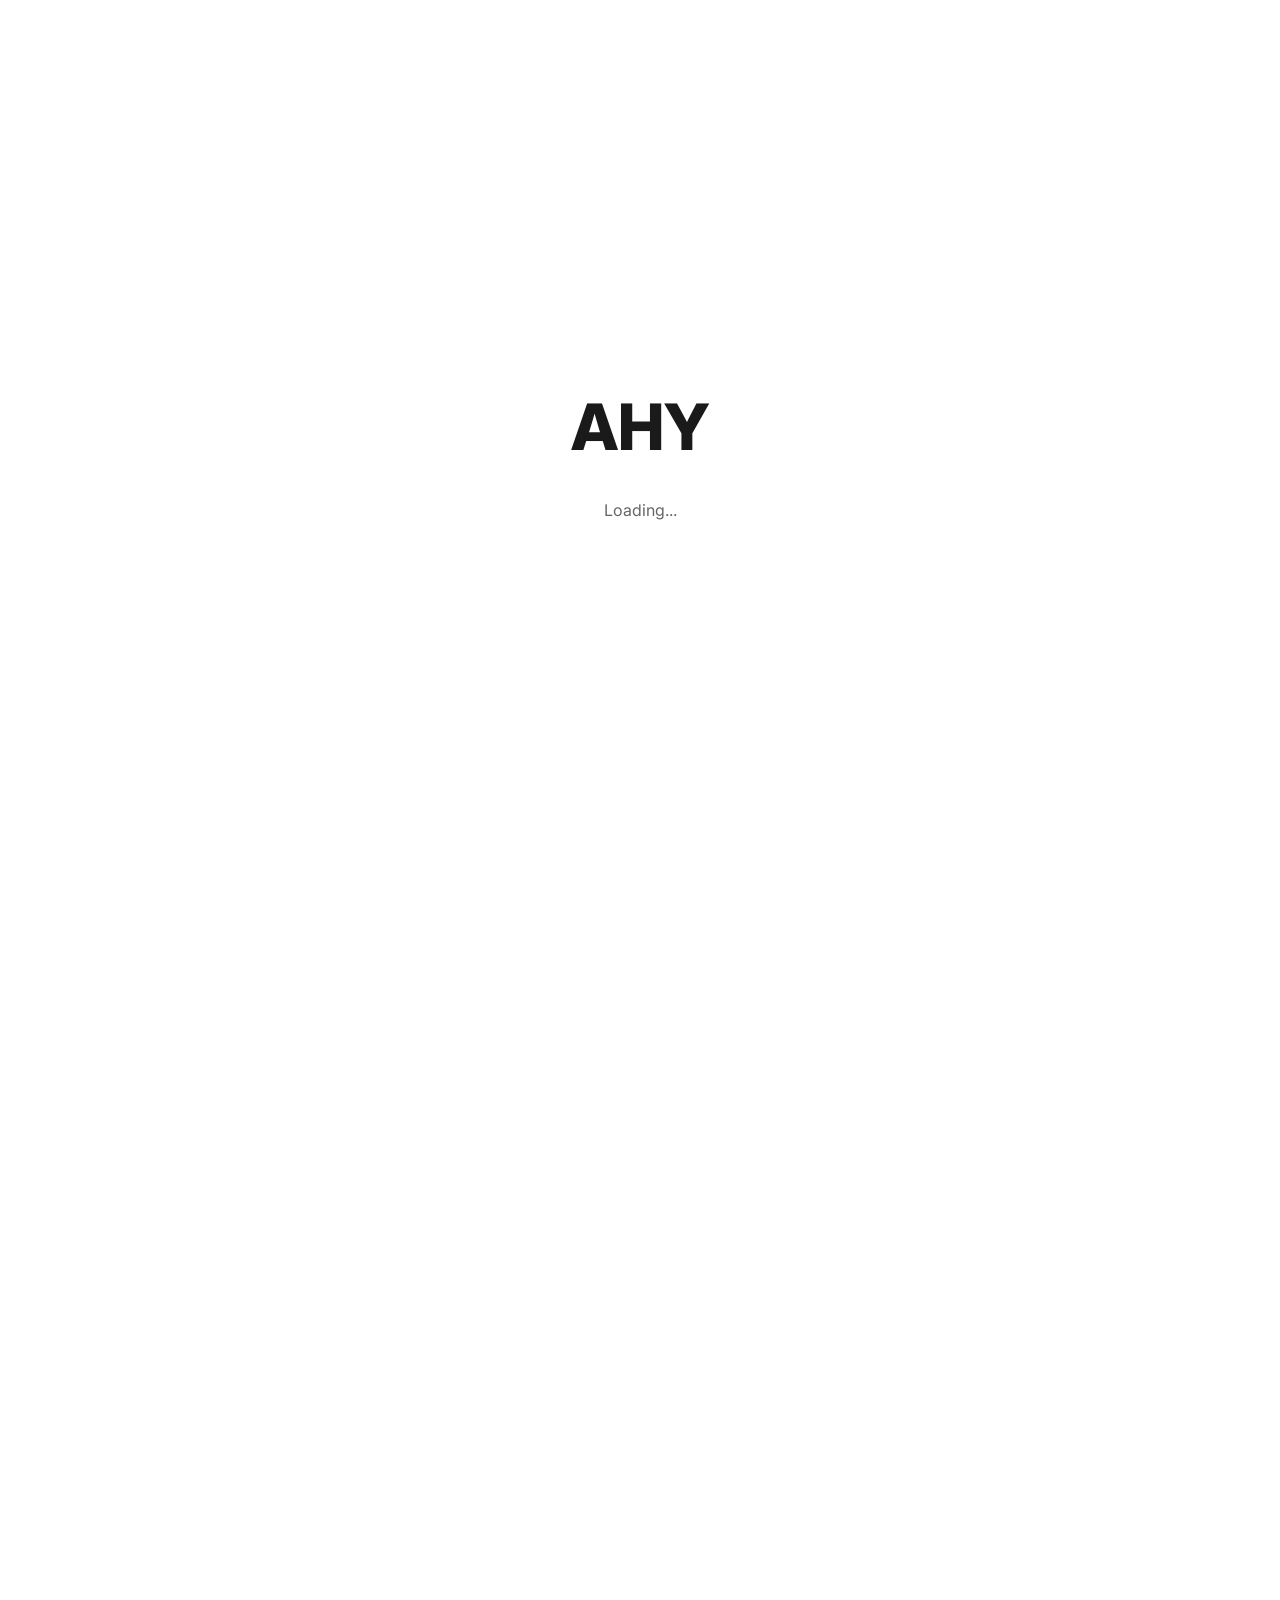
<file: index.html>
<!DOCTYPE html>
<html lang="en">
<head>
    <meta charset="UTF-8">
    <meta name="viewport" content="width=device-width, initial-scale=1.0">
    <title>AHY Games</title>
    <link rel="stylesheet" href="styles.css">
    <link href="https://fonts.googleapis.com/css2?family=Inter:wght@400;500;600;700;800&display=swap" rel="stylesheet">
</head>
<body>
    <!-- Loading Screen -->
    <div class="loading-screen" id="loadingScreen">
        <div class="loading-content">
            <div class="logo-animation">AHY</div>
            <div class="loading-text">Loading...</div>
        </div>
    </div>

    <!-- Main Content -->
    <div class="main-content" id="mainContent">
        <!-- Header -->
        <header class="header">
            <div class="container">
                <div class="logo">AHY</div>
            </div>
        </header>

        <!-- Games Grid -->
        <main class="games-container">
            <div class="container">
                <!-- Game 1 - Sudoku -->
                <div class="game-item">
                    <div class="game-images">
                        <div class="phone-mockup">
                            <div class="phone-frame">
                                <img src="sudoku-screenshot.png" alt="Sudoku Game" class="game-screenshot-phone">
                            </div>
                        </div>
                    </div>
                    <div class="game-info">
                        <img src="sudoku-icon.png" alt="Sudoku Icon" class="game-icon-inline">
                        <h2 class="game-title">Sudoku - Classic Puzzle</h2>
                        <p class="game-description">
                            Train your brain with the ultimate Sudoku experience. Multiple difficulty levels, 
                            beautiful design, and intuitive gameplay. Perfect for puzzle enthusiasts seeking 
                            a challenge that respects your time and intelligence.
                        </p>
                        <div class="store-buttons">
                            <a href="https://play.google.com/store/apps/details?id=com.AHY.sudokugame" target="_blank" class="store-button google-store">
                                <svg viewBox="0 0 24 24" class="store-icon">
                                    <path d="M3,20.5V3.5C3,2.91 3.34,2.39 3.84,2.15L13.69,12L3.84,21.85C3.34,21.6 3,21.09 3,20.5M16.81,15.12L6.05,21.34L14.54,12.85L16.81,15.12M20.16,10.81C20.5,11.08 20.75,11.5 20.75,12C20.75,12.5 20.53,12.9 20.18,13.18L17.89,14.5L15.39,12L17.89,9.5L20.16,10.81M6.05,2.66L16.81,8.88L14.54,11.15L6.05,2.66Z"/>
                                </svg>
                            </a>
                        </div>
                        <div class="game-links">
                            <a href="privacy-policy-sudoku.html" class="privacy-link">Privacy Policy</a>
                            <a href="account-deletion-sudoku.html" class="privacy-link">Account Deletion</a>
                        </div>
                    </div>
                </div>

                <!-- Game 2 - Arrow Escape Puzzle -->
                <div class="game-item reverse">
                    <div class="game-images">
                        <div class="phone-mockup">
                            <div class="phone-frame">
                                <img src="arrows-screenshot.png" alt="Arrow Escape Puzzle Game" class="game-screenshot-phone">
                            </div>
                        </div>
                    </div>
                    <div class="game-info">
                        <img src="arrows-icon.png" alt="Arrow Escape Puzzle Icon" class="game-icon-inline">
                        <h2 class="game-title">Arrow Escape Puzzle</h2>
                        <p class="game-description">
                            Navigate through intricate mazes of arrows in this minimalist logic puzzle game. Plan every move carefully 
                            and clear the grid without a single mistake. Each level blends logic, timing, and spatial awareness for 
                            a satisfying problem-solving experience.
                        </p>
                        <div class="store-buttons">
                            <a href="https://play.google.com/store/apps/details?id=com.AHY.arrowescapepuzzle" target="_blank" class="store-button google-store">
                                <svg viewBox="0 0 24 24" class="store-icon">
                                    <path d="M3,20.5V3.5C3,2.91 3.34,2.39 3.84,2.15L13.69,12L3.84,21.85C3.34,21.6 3,21.09 3,20.5M16.81,15.12L6.05,21.34L14.54,12.85L16.81,15.12M20.16,10.81C20.5,11.08 20.75,11.5 20.75,12C20.75,12.5 20.53,12.9 20.18,13.18L17.89,14.5L15.39,12L17.89,9.5L20.16,10.81M6.05,2.66L16.81,8.88L14.54,11.15L6.05,2.66Z"/>
                                </svg>
                            </a>
                        </div>
                        <div class="game-links">
                            <a href="privacy-policy-arrows.html" class="privacy-link">Privacy Policy</a>
                            <a href="terms-of-service-arrows.html" class="privacy-link">Terms of Service</a>
                            <a href="account-deletion-arrows.html" class="privacy-link">Account Deletion</a>
                        </div>
                    </div>
                </div>

                <!-- Placeholder for future games -->
                <div class="game-item coming-soon">
                    <div class="game-images">
                        <div class="placeholder-image">
                            <span>Coming Soon</span>
                        </div>
                    </div>
                    <div class="game-info">
                        <h2 class="game-title">More Games Coming Soon</h2>
                        <p class="game-description">
                            We're constantly working on new experiences. Stay tuned for our next release.
                        </p>
                    </div>
                </div>
            </div>
        </main>

        <!-- Footer -->
        <footer class="footer">
            <div class="container">
                <p>&copy; 2026 AHY Games</p>
                <p><a href="https://mail.google.com/mail/?view=cm&fs=1&to=support.web.AHY@proton.me" target="_blank" class="footer-contact">Contact</a></p>
            </div>
        </footer>
    </div>

    <script src="script.js"></script>
</body>
</html>
</file>
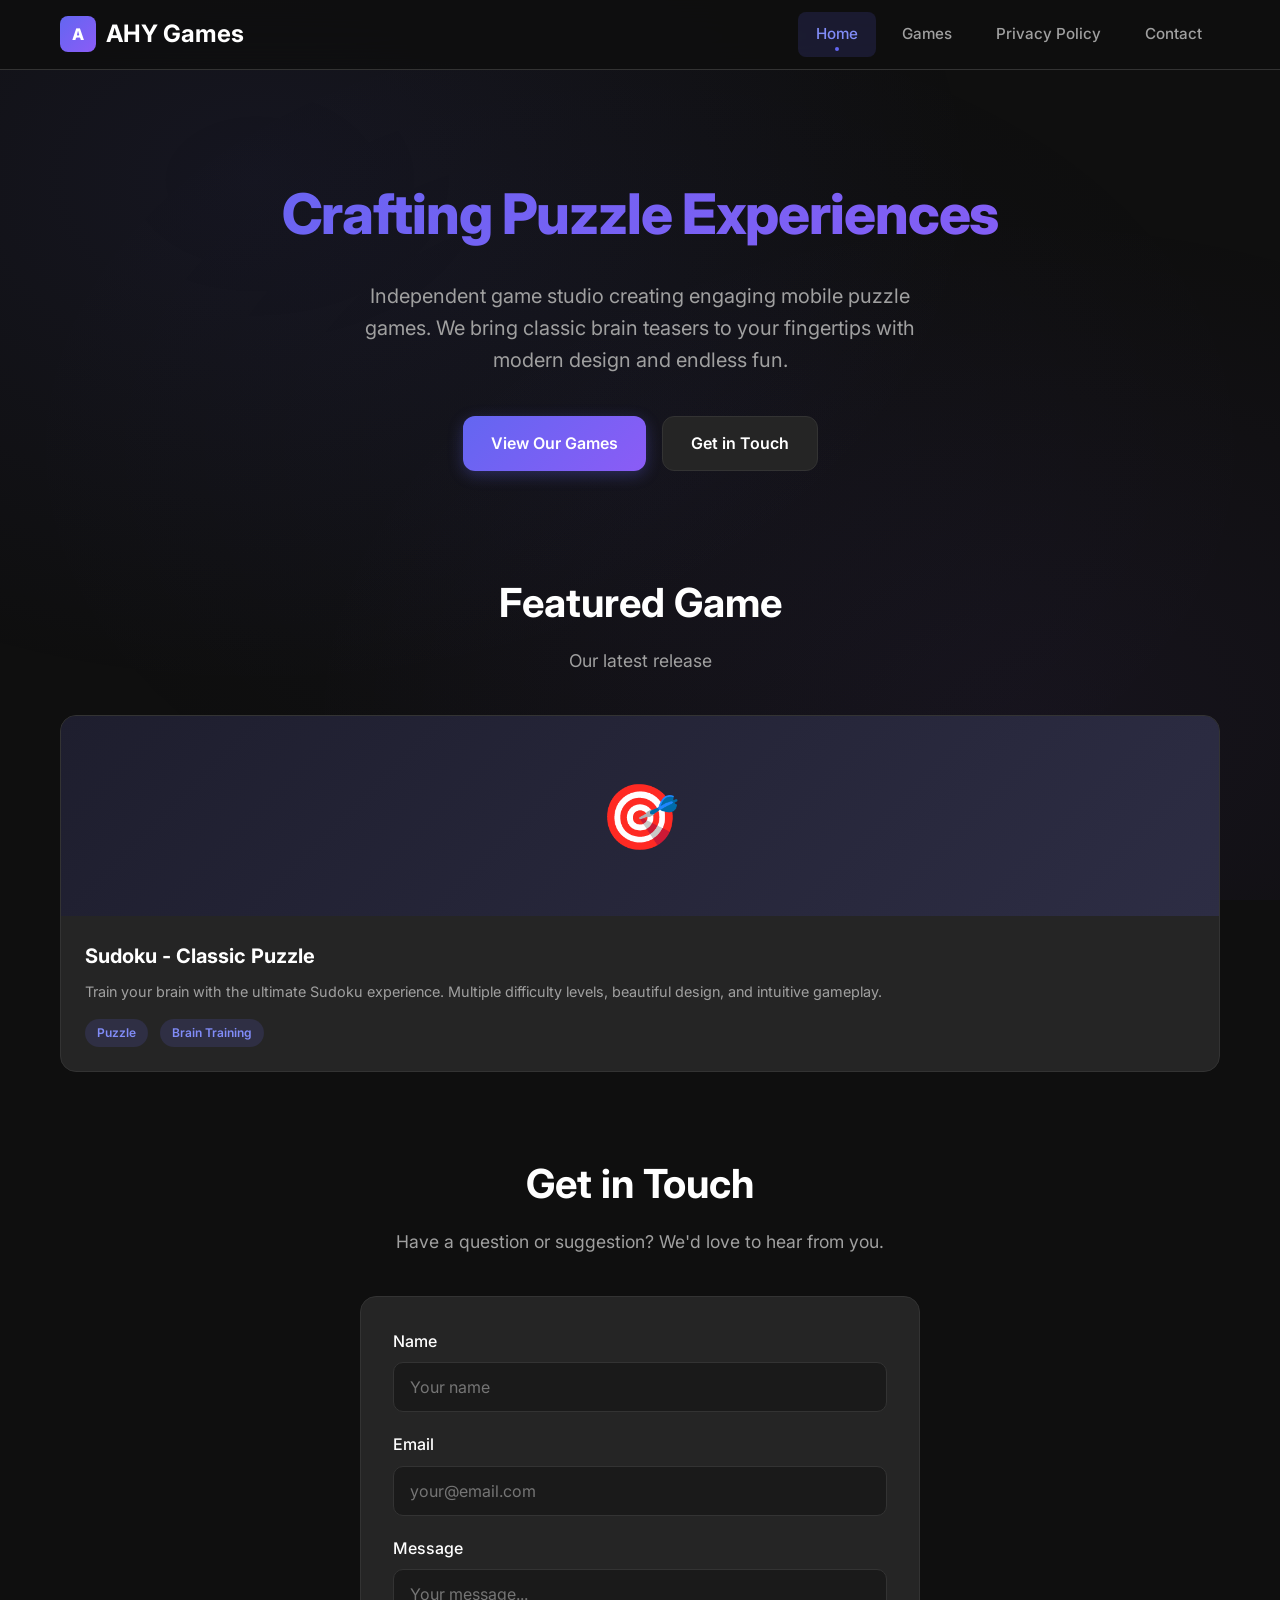
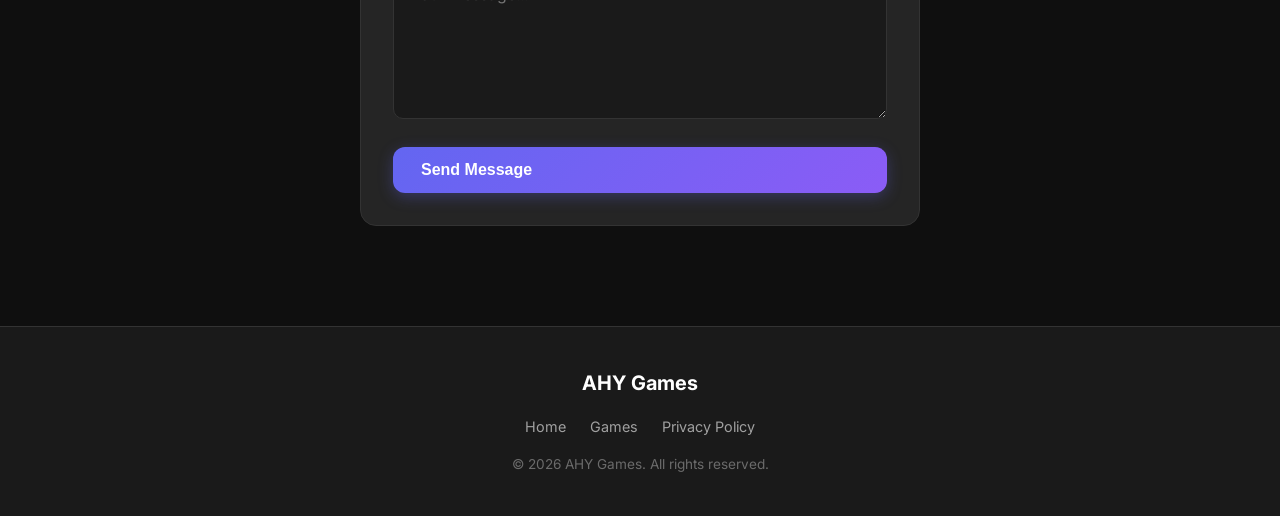
<file: AHYwebsite/index.html>
<!DOCTYPE html>
<html lang="en">
<head>
    <meta charset="UTF-8">
    <meta name="viewport" content="width=device-width, initial-scale=1.0">
    <title>AHY Games - Indie Game Developer</title>
    <meta name="description" content="AHY Games - Creating engaging mobile puzzle games for iOS and Android">
    <link rel="stylesheet" href="css/styles.css">
    <link rel="preconnect" href="https://fonts.googleapis.com">
    <link rel="preconnect" href="https://fonts.gstatic.com" crossorigin>
    <link href="https://fonts.googleapis.com/css2?family=Inter:wght@400;500;600;700;800&display=swap" rel="stylesheet">
</head>
<body>
    <header>
        <div class="container nav-container">
            <a href="index.html" class="logo">
                <span class="logo-icon">A</span>
                AHY Games
            </a>
            <button class="mobile-menu-btn" onclick="toggleMenu()">☰</button>
            <nav id="mainNav">
                <a href="index.html" class="active">Home</a>
                <a href="games/index.html">Games</a>
                <a href="games/sudoku/privacy-policy.html">Privacy Policy</a>
                <a href="#contact">Contact</a>
            </nav>
        </div>
    </header>

    <main>
        <section class="hero">
            <div class="container">
                <h1 class="hero-title">Crafting Puzzle Experiences</h1>
                <p class="hero-subtitle">
                    Independent game studio creating engaging mobile puzzle games. 
                    We bring classic brain teasers to your fingertips with modern design and endless fun.
                </p>
                <div style="display: flex; gap: 16px; justify-content: center; flex-wrap: wrap;">
                    <a href="games/index.html" class="btn btn-primary">
                        View Our Games
                    </a>
                    <a href="#contact" class="btn btn-secondary">
                        Get in Touch
                    </a>
                </div>
            </div>
        </section>

        <section class="container">
            <div class="page-header">
                <h2 class="page-title">Featured Game</h2>
                <p class="page-description">Our latest release</p>
            </div>
            
            <a href="games/sudoku/index.html" class="game-card">
                <div class="game-card-image">🎯</div>
                <div class="game-card-content">
                    <h3 class="game-card-title">Sudoku - Classic Puzzle</h3>
                    <p class="game-card-description">
                        Train your brain with the ultimate Sudoku experience. Multiple difficulty levels, 
                        beautiful design, and intuitive gameplay.
                    </p>
                    <div class="game-card-meta">
                        <span class="tag">Puzzle</span>
                        <span class="tag">Brain Training</span>
                    </div>
                </div>
            </a>
        </section>

        <section id="contact" class="contact-section">
            <div class="page-header">
                <h2 class="page-title">Get in Touch</h2>
                <p class="page-description">Have a question or suggestion? We'd love to hear from you.</p>
            </div>
            
            <form class="contact-form" onsubmit="handleSubmit(event)">
                <div class="form-group">
                    <label for="name">Name</label>
                    <input type="text" id="name" name="name" required placeholder="Your name">
                </div>
                <div class="form-group">
                    <label for="email">Email</label>
                    <input type="email" id="email" name="email" required placeholder="your@email.com">
                </div>
                <div class="form-group">
                    <label for="message">Message</label>
                    <textarea id="message" name="message" required placeholder="Your message..."></textarea>
                </div>
                <button type="submit" class="btn btn-primary" style="width: 100%;">Send Message</button>
            </form>
        </section>
    </main>

    <footer>
        <div class="container footer-content">
            <div class="footer-logo">AHY Games</div>
            <div class="footer-links">
                <a href="index.html">Home</a>
                <a href="games/index.html">Games</a>
                <a href="games/sudoku/privacy-policy.html">Privacy Policy</a>
            </div>
            <p class="footer-copyright">© 2026 AHY Games. All rights reserved.</p>
        </div>
    </footer>

    <script>
        function toggleMenu() {
            document.getElementById('mainNav').classList.toggle('active');
        }

        function handleSubmit(event) {
            event.preventDefault();
            alert('Thank you for your message! We will get back to you soon.');
            event.target.reset();
        }
    </script>
</body>
</html>
</file>
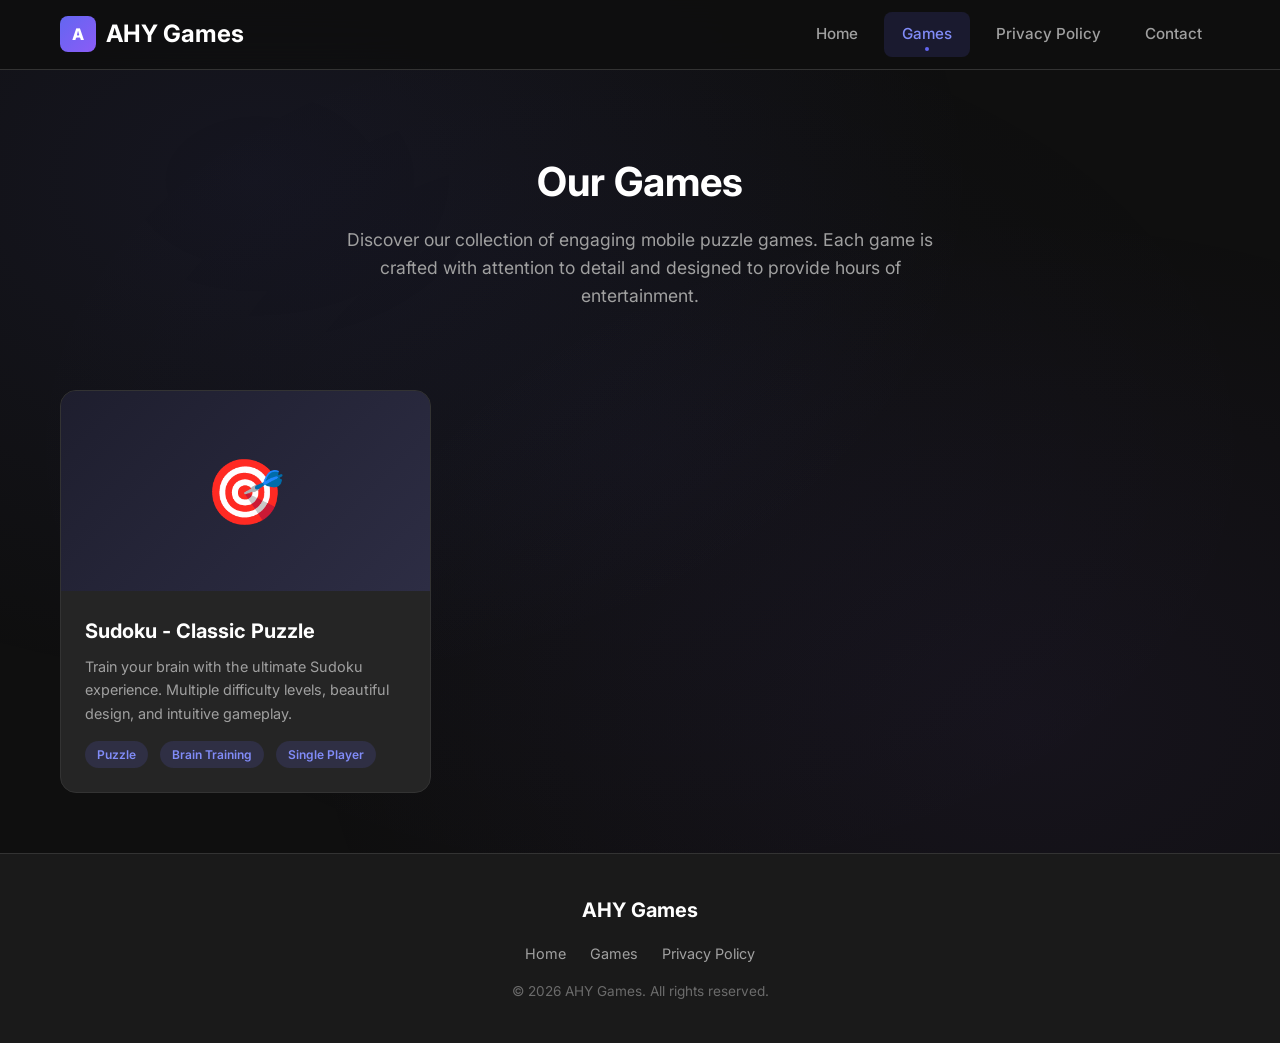
<file: AHYwebsite/games/index.html>
<!DOCTYPE html>
<html lang="en">
<head>
    <meta charset="UTF-8">
    <meta name="viewport" content="width=device-width, initial-scale=1.0">
    <title>Games - AHY Games</title>
    <meta name="description" content="Browse all games by AHY Games - Engaging mobile puzzle games for iOS and Android">
    <link rel="stylesheet" href="../css/styles.css">
    <link rel="preconnect" href="https://fonts.googleapis.com">
    <link rel="preconnect" href="https://fonts.gstatic.com" crossorigin>
    <link href="https://fonts.googleapis.com/css2?family=Inter:wght@400;500;600;700;800&display=swap" rel="stylesheet">
</head>
<body>
    <header>
        <div class="container nav-container">
            <a href="../index.html" class="logo">
                <span class="logo-icon">A</span>
                AHY Games
            </a>
            <button class="mobile-menu-btn" onclick="toggleMenu()">☰</button>
            <nav id="mainNav">
                <a href="../index.html">Home</a>
                <a href="index.html" class="active">Games</a>
                <a href="sudoku/privacy-policy.html">Privacy Policy</a>
                <a href="../index.html#contact">Contact</a>
            </nav>
        </div>
    </header>

    <main>
        <section class="page-header">
            <div class="container">
                <h1 class="page-title">Our Games</h1>
                <p class="page-description">
                    Discover our collection of engaging mobile puzzle games. 
                    Each game is crafted with attention to detail and designed to provide hours of entertainment.
                </p>
            </div>
        </section>

        <section class="container">
            <div class="games-grid">
                <a href="sudoku/index.html" class="game-card">
                    <div class="game-card-image">🎯</div>
                    <div class="game-card-content">
                        <h3 class="game-card-title">Sudoku - Classic Puzzle</h3>
                        <p class="game-card-description">
                            Train your brain with the ultimate Sudoku experience. Multiple difficulty levels, 
                            beautiful design, and intuitive gameplay.
                        </p>
                        <div class="game-card-meta">
                            <span class="tag">Puzzle</span>
                            <span class="tag">Brain Training</span>
                            <span class="tag">Single Player</span>
                        </div>
                    </div>
                </a>
            </div>
        </section>
    </main>

    <footer>
        <div class="container footer-content">
            <div class="footer-logo">AHY Games</div>
            <div class="footer-links">
                <a href="../index.html">Home</a>
                <a href="index.html">Games</a>
                <a href="sudoku/privacy-policy.html">Privacy Policy</a>
            </div>
            <p class="footer-copyright">© 2026 AHY Games. All rights reserved.</p>
        </div>
    </footer>

    <script>
        function toggleMenu() {
            document.getElementById('mainNav').classList.toggle('active');
        }
    </script>
</body>
</html>
</file>
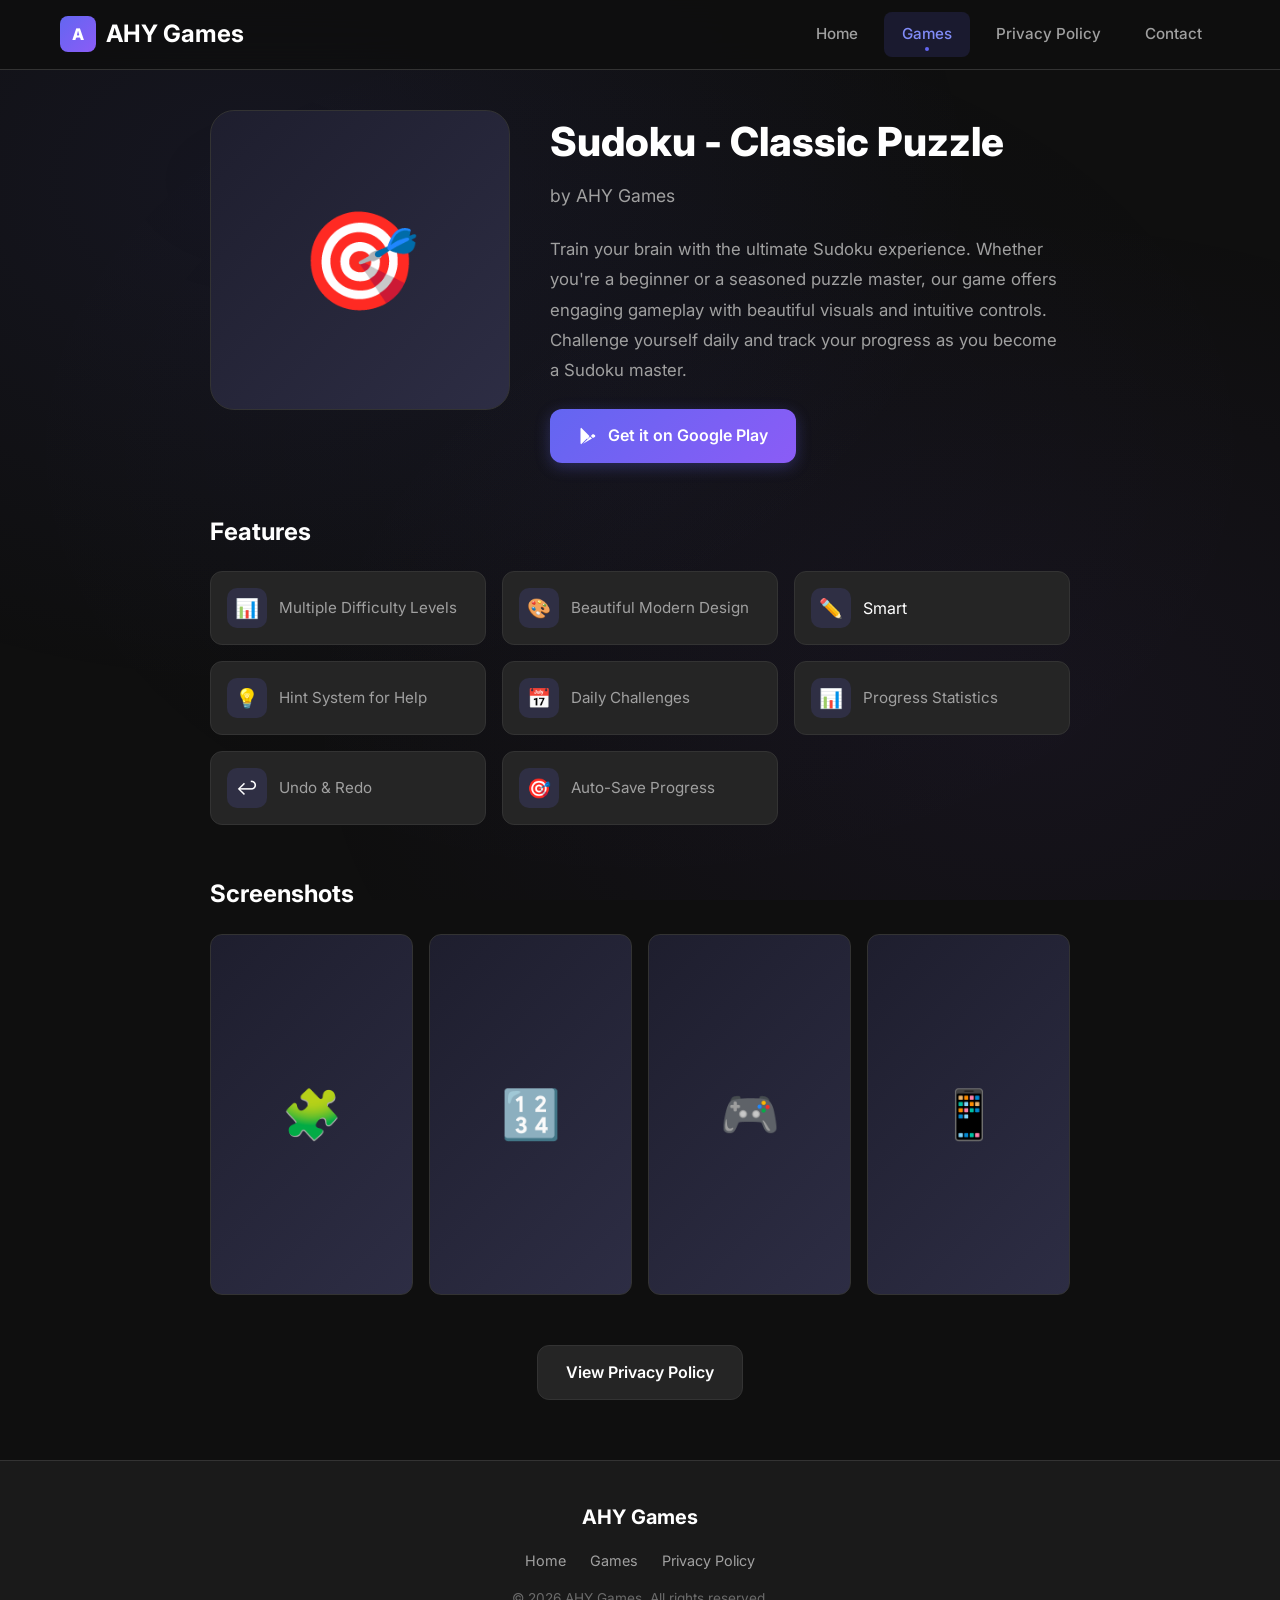
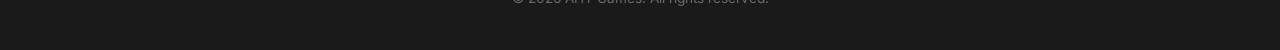
<file: AHYwebsite/games/sudoku/index.html>
<!DOCTYPE html>
<html lang="en">
<head>
    <meta charset="UTF-8">
    <meta name="viewport" content="width=device-width, initial-scale=1.0">
    <title>Sudoku - Classic Puzzle - AHY Games</title>
    <meta name="description" content="Download Sudoku - Classic Puzzle by AHY Games. Train your brain with the ultimate Sudoku experience on Google Play.">
    <link rel="stylesheet" href="../../css/styles.css">
    <link rel="preconnect" href="https://fonts.googleapis.com">
    <link rel="preconnect" href="https://fonts.gstatic.com" crossorigin>
    <link href="https://fonts.googleapis.com/css2?family=Inter:wght@400;500;600;700;800&display=swap" rel="stylesheet">
</head>
<body>
    <header>
        <div class="container nav-container">
            <a href="../../index.html" class="logo">
                <span class="logo-icon">A</span>
                AHY Games
            </a>
            <button class="mobile-menu-btn" onclick="toggleMenu()">☰</button>
            <nav id="mainNav">
                <a href="../../index.html">Home</a>
                <a href="../index.html" class="active">Games</a>
                <a href="privacy-policy.html">Privacy Policy</a>
                <a href="../../index.html#contact">Contact</a>
            </nav>
        </div>
    </header>

    <main>
        <div class="game-detail">
            <div class="game-hero">
                <div class="game-icon-large">🎯</div>
                <div class="game-info">
                    <h1>Sudoku - Classic Puzzle</h1>
                    <p class="game-developer">by AHY Games</p>
                    <p class="game-description">
                        Train your brain with the ultimate Sudoku experience. Whether you're a beginner or a seasoned 
                        puzzle master, our game offers engaging gameplay with beautiful visuals and intuitive controls.
                        Challenge yourself daily and track your progress as you become a Sudoku master.
                    </p>
                    <a href="https://play.google.com/store/apps/details?id=com.ahygames.sudoku" target="_blank" class="btn btn-primary">
                        <svg width="20" height="20" viewBox="0 0 24 24" fill="currentColor">
                            <path d="M3 20.5v-17c0-.59.34-1.11.84-1.35L13.69 12l-9.85 9.85c-.5-.24-.84-.76-.84-1.35zm13.81-5.38L6.05 21.34l8.49-8.49 2.27 2.27zm3.35-4.31c.34.27.59.69.59 1.19s-.22.9-.57 1.18l-2.29 1.32-2.5-2.5 2.5-2.5 2.27 1.31zm-6.43 2.21l-2.5 2.5-2.27-1.31c-.34-.27-.57-.69-.57-1.18s.22-.9.57-1.18l2.27-1.32 2.5 2.5z"/>
                        </svg>
                        Get it on Google Play
                    </a>
                </div>
            </div>

            <div class="features">
                <h2>Features</h2>
                <div class="features-list">
                    <div class="feature-item">
                        <div class="feature-icon">📊</div>
                        <span class="feature-text">Multiple Difficulty Levels</span>
                    </div>
                    <div class="feature-item">
                        <div class="feature-icon">🎨</div>
                        <span class="feature-text">Beautiful Modern Design</span>
                    </div>
                    <div class="feature-item">
                        <div class="feature-icon">✏️</div>
                        <span class="feature Notes System</span>
                   -text">Smart </div>
                    <div class="feature-item">
                        <div class="feature-icon">💡</div>
                        <span class="feature-text">Hint System for Help</span>
                    </div>
                    <div class="feature-item">
                        <div class="feature-icon">📅</div>
                        <span class="feature-text">Daily Challenges</span>
                    </div>
                    <div class="feature-item">
                        <div class="feature-icon">📊</div>
                        <span class="feature-text">Progress Statistics</span>
                    </div>
                    <div class="feature-item">
                        <div class="feature-icon">↩️</div>
                        <span class="feature-text">Undo & Redo</span>
                    </div>
                    <div class="feature-item">
                        <div class="feature-icon">🎯</div>
                        <span class="feature-text">Auto-Save Progress</span>
                    </div>
                </div>
            </div>

            <div class="screenshots">
                <h2>Screenshots</h2>
                <div class="screenshots-grid">
                    <div class="screenshot">🧩</div>
                    <div class="screenshot">🔢</div>
                    <div class="screenshot">🎮</div>
                    <div class="screenshot">📱</div>
                </div>
            </div>

            <div style="text-align: center; margin-top: 50px;">
                <a href="privacy-policy.html" class="btn btn-secondary">
                    View Privacy Policy
                </a>
            </div>
        </div>
    </main>

    <footer>
        <div class="container footer-content">
            <div class="footer-logo">AHY Games</div>
            <div class="footer-links">
                <a href="../../index.html">Home</a>
                <a href="../index.html">Games</a>
                <a href="privacy-policy.html">Privacy Policy</a>
            </div>
            <p class="footer-copyright">© 2026 AHY Games. All rights reserved.</p>
        </div>
    </footer>

    <script>
        function toggleMenu() {
            document.getElementById('mainNav').classList.toggle('active');
        }
    </script>
</body>
</html>
</file>
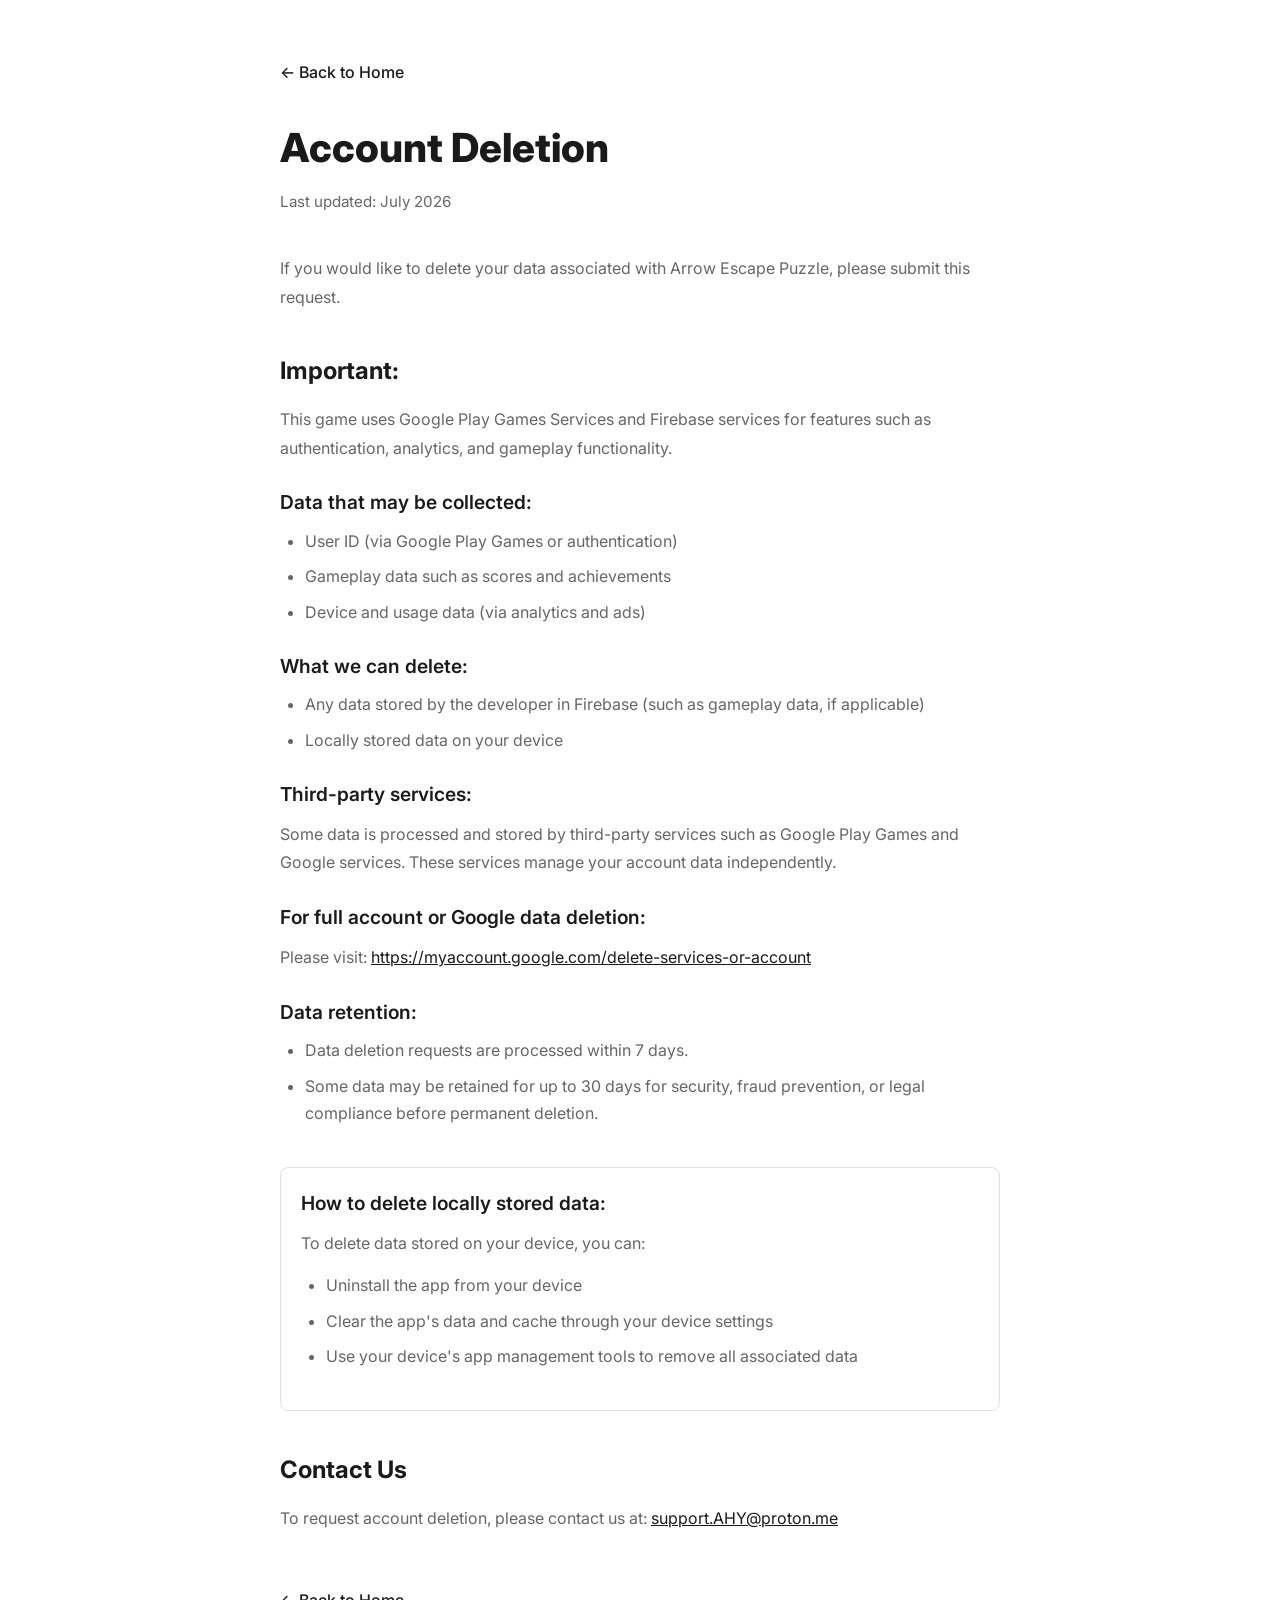
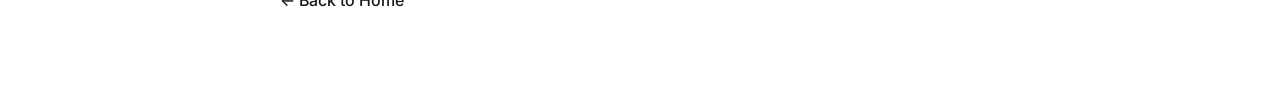
<file: account-deletion-arrows.html>
<!DOCTYPE html>
<html lang="en">
<head>
    <meta charset="UTF-8">
    <meta name="viewport" content="width=device-width, initial-scale=1.0">
    <title>Account Deletion - Arrow Escape Puzzle</title>
    <link rel="stylesheet" href="styles.css">
    <link href="https://fonts.googleapis.com/css2?family=Inter:wght@400;500;600;700;800&display=swap" rel="stylesheet">
    <style>
        .privacy-container {
            max-width: 800px;
            margin: 0 auto;
            padding: 60px 40px;
        }
        .privacy-header {
            margin-bottom: 40px;
        }
        .privacy-title {
            font-size: 2.5rem;
            font-weight: 800;
            margin-bottom: 10px;
        }
        .privacy-updated {
            color: var(--text-secondary);
            font-size: 0.95rem;
        }
        .privacy-content h2 {
            font-size: 1.5rem;
            font-weight: 700;
            margin-top: 40px;
            margin-bottom: 15px;
        }
        .privacy-content h3 {
            font-size: 1.2rem;
            font-weight: 600;
            margin-top: 25px;
            margin-bottom: 10px;
        }
        .privacy-content p {
            margin-bottom: 15px;
            line-height: 1.8;
            color: var(--text-secondary);
        }
        .privacy-content ul {
            margin-bottom: 20px;
            padding-left: 25px;
        }
        .privacy-content li {
            margin-bottom: 8px;
            color: var(--text-secondary);
            line-height: 1.7;
        }
        .privacy-content a {
            color: var(--text-color);
            text-decoration: underline;
        }
        .privacy-content a:hover {
            opacity: 0.7;
        }
        .back-link {
            display: inline-block;
            margin-bottom: 30px;
            color: var(--text-color);
            text-decoration: none;
            font-weight: 500;
            transition: opacity 0.3s ease;
        }
        .back-link:hover {
            opacity: 0.7;
        }
        .info-box {
            margin-top: 40px;
            padding: 20px;
            background: var(--light-gray);
            border-radius: 8px;
            border: 1px solid var(--border-color);
        }
        .info-box h3 {
            margin-top: 0;
        }
    </style>
</head>
<body>
    <div class="privacy-container">
        <a href="index.html" class="back-link">← Back to Home</a>
        
        <div class="privacy-header">
            <h1 class="privacy-title">Account Deletion</h1>
            <p class="privacy-updated">Last updated: July 2026</p>
        </div>

        <div class="privacy-content">
            <p>
                If you would like to delete your data associated with Arrow Escape Puzzle, please submit this request.
            </p>

            <h2>Important:</h2>
            <p>
                This game uses Google Play Games Services and Firebase services for features such as authentication, analytics, and gameplay functionality.
            </p>

            <h3>Data that may be collected:</h3>
            <ul>
                <li>User ID (via Google Play Games or authentication)</li>
                <li>Gameplay data such as scores and achievements</li>
                <li>Device and usage data (via analytics and ads)</li>
            </ul>

            <h3>What we can delete:</h3>
            <ul>
                <li>Any data stored by the developer in Firebase (such as gameplay data, if applicable)</li>
                <li>Locally stored data on your device</li>
            </ul>

            <h3>Third-party services:</h3>
            <p>
                Some data is processed and stored by third-party services such as Google Play Games and Google services.
                These services manage your account data independently.
            </p>

            <h3>For full account or Google data deletion:</h3>
            <p>
                Please visit:
                <a href="https://myaccount.google.com/delete-services-or-account" target="_blank">https://myaccount.google.com/delete-services-or-account</a>
            </p>

            <h3>Data retention:</h3>
            <ul>
                <li>Data deletion requests are processed within 7 days.</li>
                <li>Some data may be retained for up to 30 days for security, fraud prevention, or legal compliance before permanent deletion.</li>
            </ul>

            <div class="info-box">
                <h3>How to delete locally stored data:</h3>
                <p>
                    To delete data stored on your device, you can:
                </p>
                <ul>
                    <li>Uninstall the app from your device</li>
                    <li>Clear the app's data and cache through your device settings</li>
                    <li>Use your device's app management tools to remove all associated data</li>
                </ul>
            </div>

            <h2>Contact Us</h2>
            <p>
                To request account deletion, please contact us at:
                <a href="mailto:support.AHY@proton.me">support.AHY@proton.me</a>
            </p>
        </div>

        <a href="index.html" class="back-link" style="margin-top: 40px;">← Back to Home</a>
    </div>
</body>
</html>
</file>
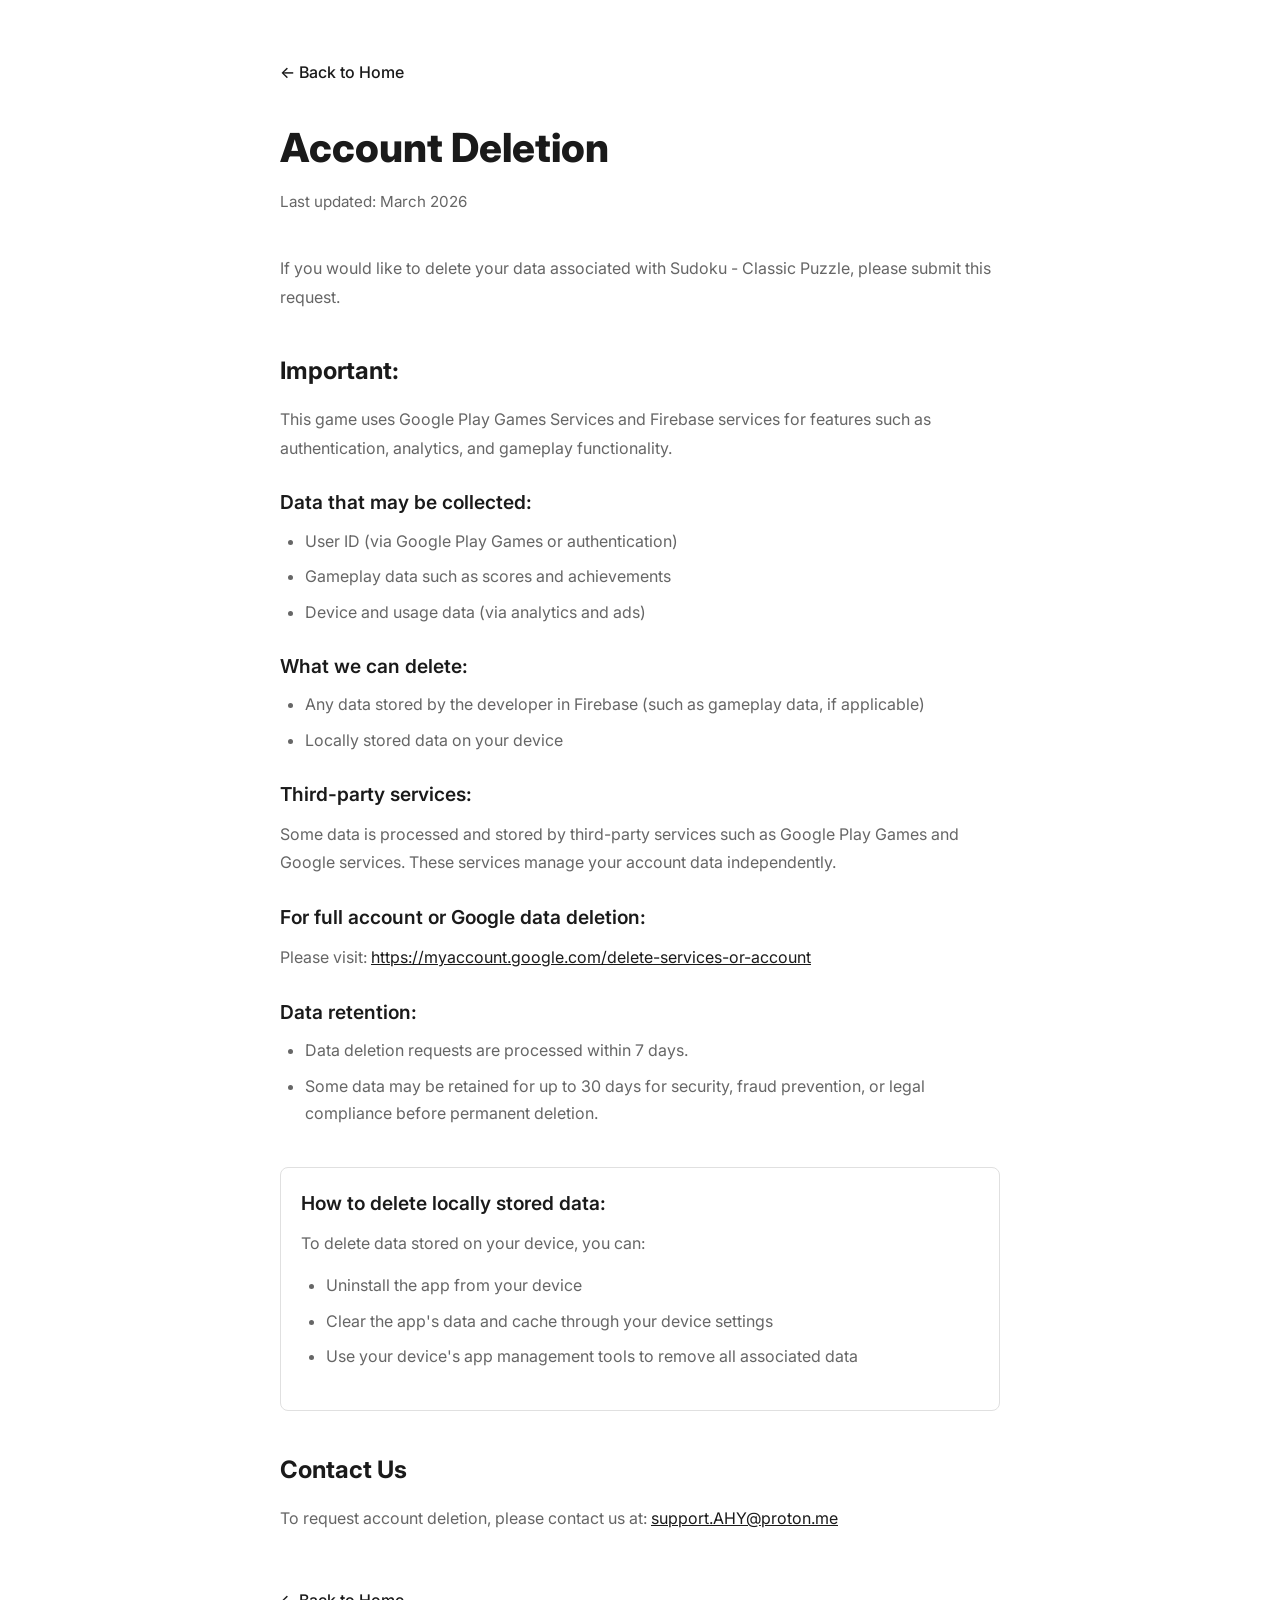
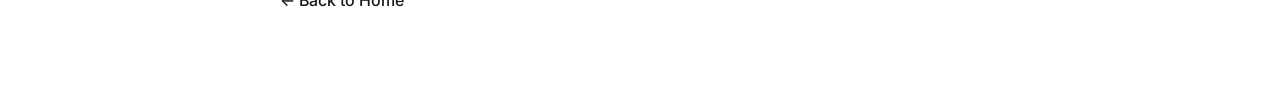
<file: account-deletion-sudoku.html>
<!DOCTYPE html>
<html lang="en">
<head>
    <meta charset="UTF-8">
    <meta name="viewport" content="width=device-width, initial-scale=1.0">
    <title>Account Deletion - Sudoku Classic Puzzle</title>
    <link rel="stylesheet" href="styles.css">
    <link href="https://fonts.googleapis.com/css2?family=Inter:wght@400;500;600;700;800&display=swap" rel="stylesheet">
    <style>
        .privacy-container {
            max-width: 800px;
            margin: 0 auto;
            padding: 60px 40px;
        }
        .privacy-header {
            margin-bottom: 40px;
        }
        .privacy-title {
            font-size: 2.5rem;
            font-weight: 800;
            margin-bottom: 10px;
        }
        .privacy-updated {
            color: var(--text-secondary);
            font-size: 0.95rem;
        }
        .privacy-content h2 {
            font-size: 1.5rem;
            font-weight: 700;
            margin-top: 40px;
            margin-bottom: 15px;
        }
        .privacy-content h3 {
            font-size: 1.2rem;
            font-weight: 600;
            margin-top: 25px;
            margin-bottom: 10px;
        }
        .privacy-content p {
            margin-bottom: 15px;
            line-height: 1.8;
            color: var(--text-secondary);
        }
        .privacy-content ul {
            margin-bottom: 20px;
            padding-left: 25px;
        }
        .privacy-content li {
            margin-bottom: 8px;
            color: var(--text-secondary);
            line-height: 1.7;
        }
        .privacy-content a {
            color: var(--text-color);
            text-decoration: underline;
        }
        .privacy-content a:hover {
            opacity: 0.7;
        }
        .back-link {
            display: inline-block;
            margin-bottom: 30px;
            color: var(--text-color);
            text-decoration: none;
            font-weight: 500;
            transition: opacity 0.3s ease;
        }
        .back-link:hover {
            opacity: 0.7;
        }
        .info-box {
            margin-top: 40px;
            padding: 20px;
            background: var(--light-gray);
            border-radius: 8px;
            border: 1px solid var(--border-color);
        }
        .info-box h3 {
            margin-top: 0;
        }
    </style>
</head>
<body>
    <div class="privacy-container">
        <a href="index.html" class="back-link">← Back to Home</a>
        
        <div class="privacy-header">
            <h1 class="privacy-title">Account Deletion</h1>
            <p class="privacy-updated">Last updated: March 2026</p>
        </div>

        <div class="privacy-content">
            <p>
                If you would like to delete your data associated with Sudoku - Classic Puzzle, please submit this request.
            </p>

            <h2>Important:</h2>
            <p>
                This game uses Google Play Games Services and Firebase services for features such as authentication, analytics, and gameplay functionality.
            </p>

            <h3>Data that may be collected:</h3>
            <ul>
                <li>User ID (via Google Play Games or authentication)</li>
                <li>Gameplay data such as scores and achievements</li>
                <li>Device and usage data (via analytics and ads)</li>
            </ul>

            <h3>What we can delete:</h3>
            <ul>
                <li>Any data stored by the developer in Firebase (such as gameplay data, if applicable)</li>
                <li>Locally stored data on your device</li>
            </ul>

            <h3>Third-party services:</h3>
            <p>
                Some data is processed and stored by third-party services such as Google Play Games and Google services.
                These services manage your account data independently.
            </p>

            <h3>For full account or Google data deletion:</h3>
            <p>
                Please visit:
                <a href="https://myaccount.google.com/delete-services-or-account" target="_blank">https://myaccount.google.com/delete-services-or-account</a>
            </p>

            <h3>Data retention:</h3>
            <ul>
                <li>Data deletion requests are processed within 7 days.</li>
                <li>Some data may be retained for up to 30 days for security, fraud prevention, or legal compliance before permanent deletion.</li>
            </ul>

            <div class="info-box">
                <h3>How to delete locally stored data:</h3>
                <p>
                    To delete data stored on your device, you can:
                </p>
                <ul>
                    <li>Uninstall the app from your device</li>
                    <li>Clear the app's data and cache through your device settings</li>
                    <li>Use your device's app management tools to remove all associated data</li>
                </ul>
            </div>

            <h2>Contact Us</h2>
            <p>
                To request account deletion, please contact us at:
                <a href="mailto:support.AHY@proton.me">support.AHY@proton.me</a>
            </p>
        </div>

        <a href="index.html" class="back-link" style="margin-top: 40px;">← Back to Home</a>
    </div>
</body>
</html>
</file>
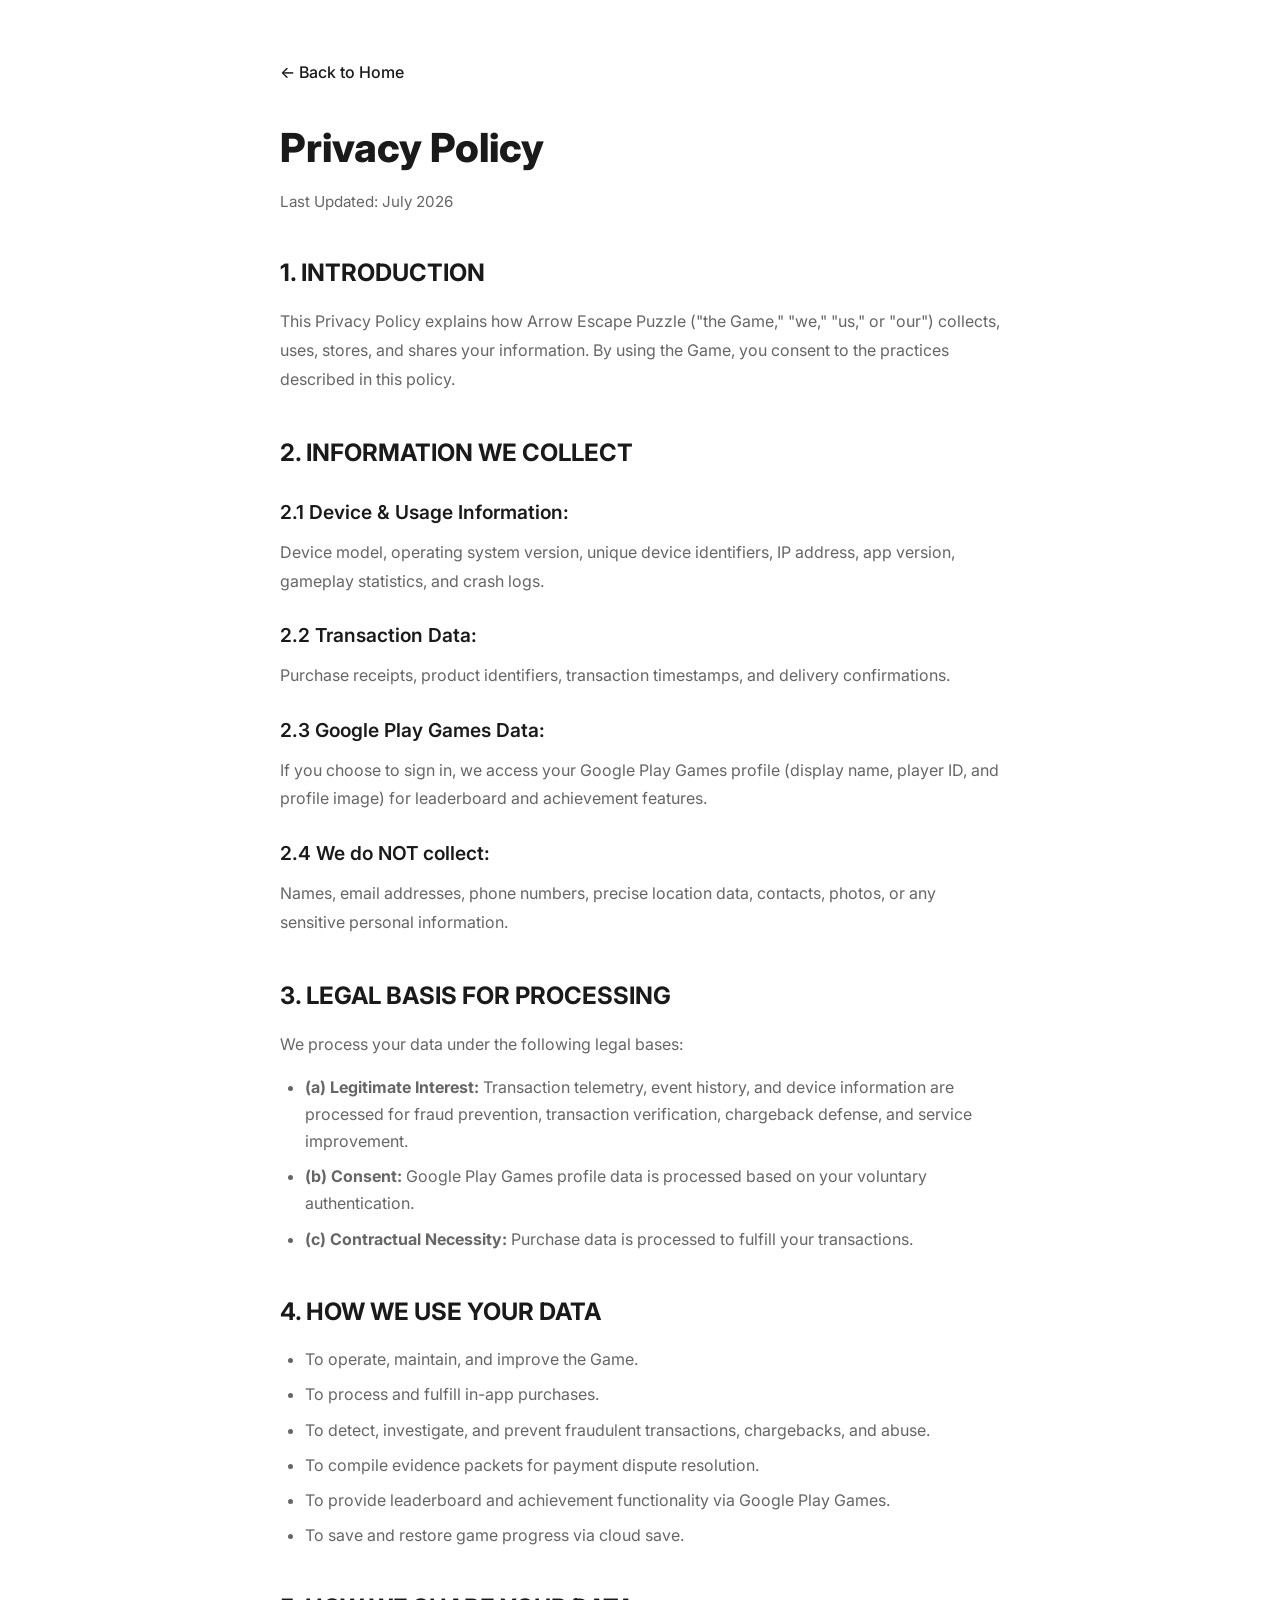
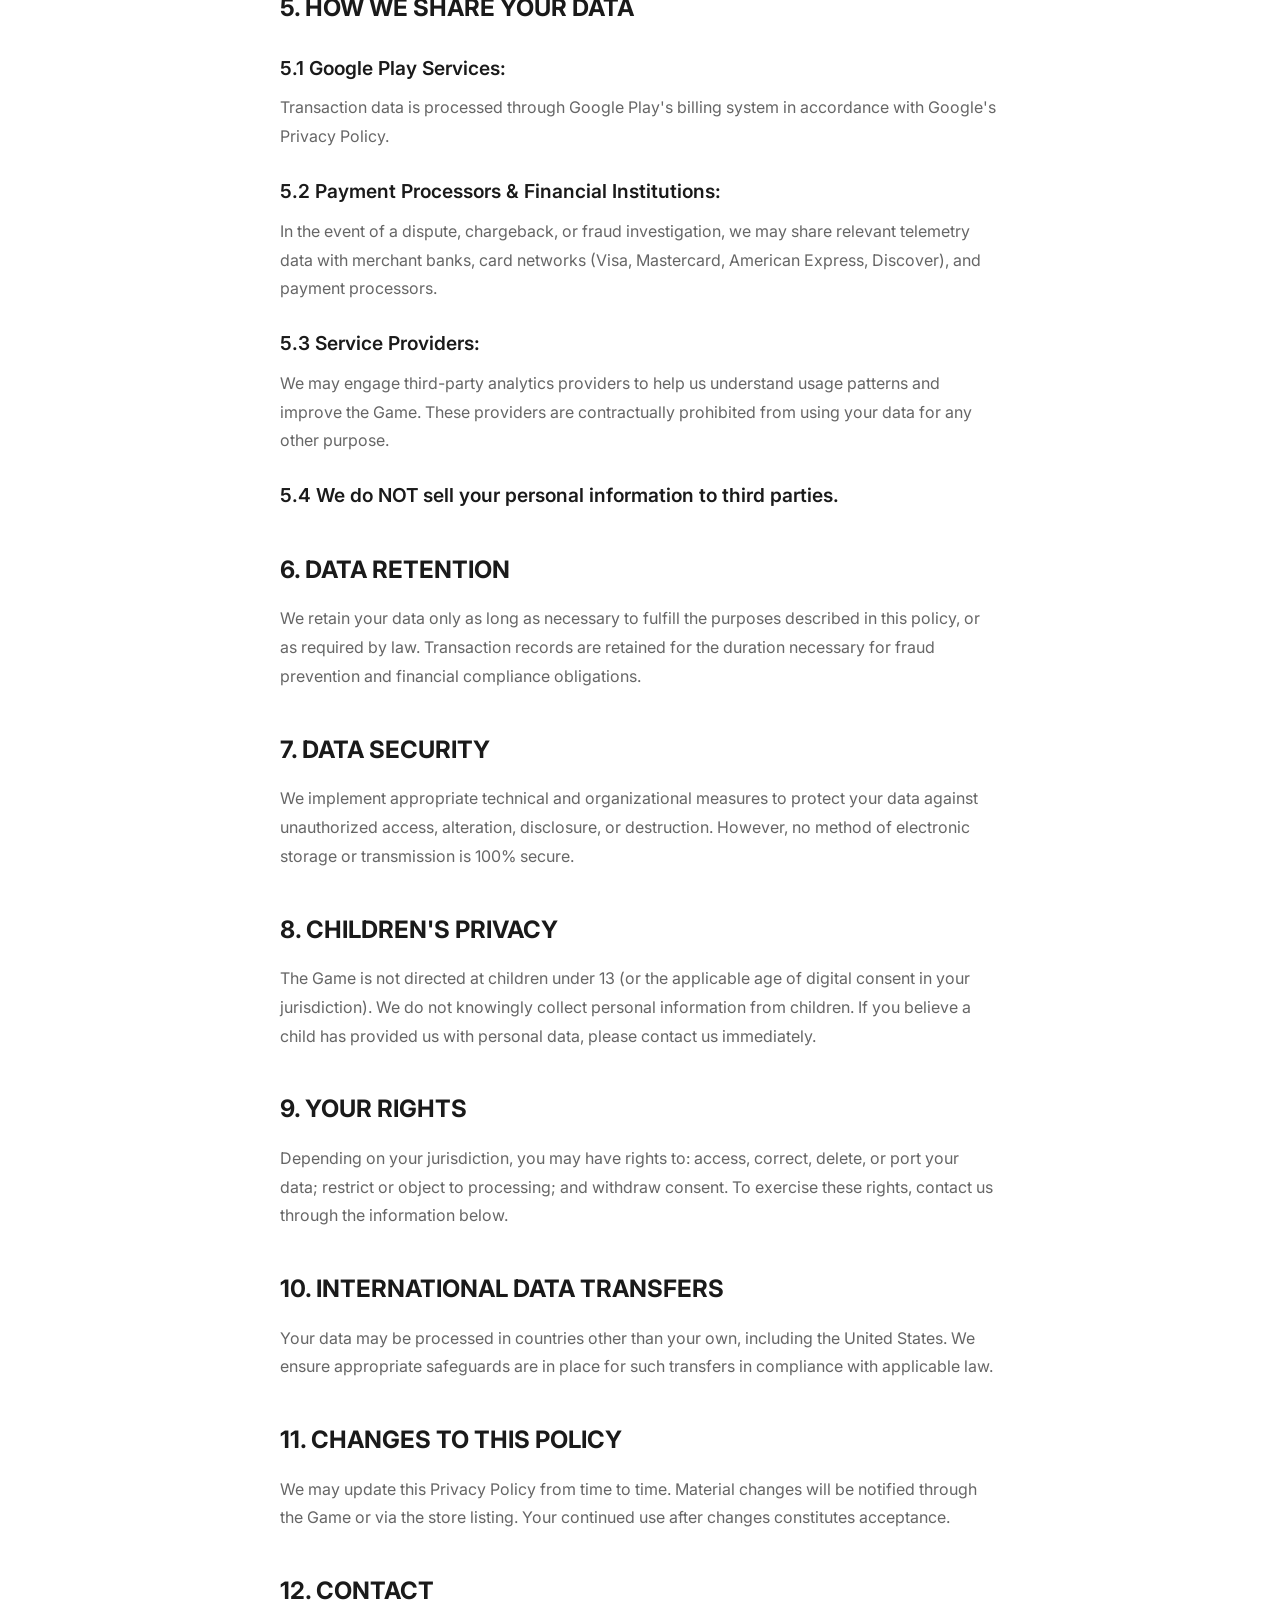
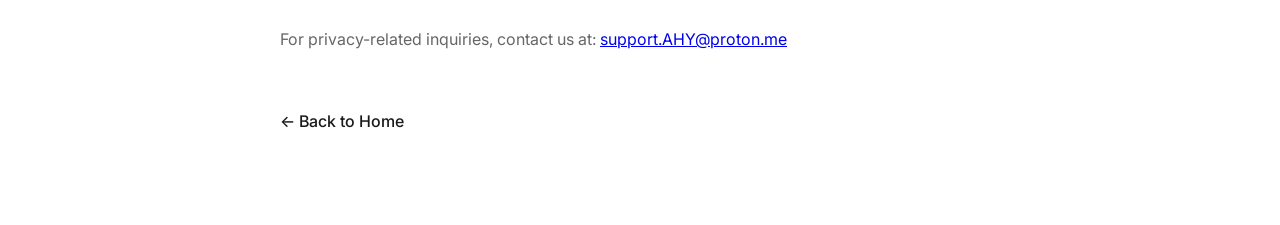
<file: privacy-policy-arrows.html>
<!DOCTYPE html>
<html lang="en">
<head>
    <meta charset="UTF-8">
    <meta name="viewport" content="width=device-width, initial-scale=1.0">
    <title>Privacy Policy - Arrow Escape Puzzle</title>
    <link rel="stylesheet" href="styles.css">
    <link href="https://fonts.googleapis.com/css2?family=Inter:wght@400;500;600;700;800&display=swap" rel="stylesheet">
    <style>
        .privacy-container {
            max-width: 800px;
            margin: 0 auto;
            padding: 60px 40px;
        }
        .privacy-header {
            margin-bottom: 40px;
        }
        .privacy-title {
            font-size: 2.5rem;
            font-weight: 800;
            margin-bottom: 10px;
        }
        .privacy-updated {
            color: var(--text-secondary);
            font-size: 0.95rem;
        }
        .privacy-content h2 {
            font-size: 1.5rem;
            font-weight: 700;
            margin-top: 40px;
            margin-bottom: 15px;
        }
        .privacy-content h3 {
            font-size: 1.2rem;
            font-weight: 600;
            margin-top: 25px;
            margin-bottom: 10px;
        }
        .privacy-content p {
            margin-bottom: 15px;
            line-height: 1.8;
            color: var(--text-secondary);
        }
        .privacy-content ul {
            margin-bottom: 20px;
            padding-left: 25px;
        }
        .privacy-content li {
            margin-bottom: 8px;
            color: var(--text-secondary);
            line-height: 1.7;
        }
        .back-link {
            display: inline-block;
            margin-bottom: 30px;
            color: var(--text-color);
            text-decoration: none;
            font-weight: 500;
            transition: opacity 0.3s ease;
        }
        .back-link:hover {
            opacity: 0.7;
        }
    </style>
</head>
<body>
    <div class="privacy-container">
        <a href="index.html" class="back-link">← Back to Home</a>
        
        <div class="privacy-header">
            <h1 class="privacy-title">Privacy Policy</h1>
            <p class="privacy-updated">Last Updated: July 2026</p>
        </div>

        <div class="privacy-content">
            <h2>1. INTRODUCTION</h2>
            <p>This Privacy Policy explains how Arrow Escape Puzzle ("the Game," "we," "us," or "our") collects, uses, stores, and shares your information. By using the Game, you consent to the practices described in this policy.</p>

            <h2>2. INFORMATION WE COLLECT</h2>
            <h3>2.1 Device & Usage Information:</h3>
            <p>Device model, operating system version, unique device identifiers, IP address, app version, gameplay statistics, and crash logs.</p>
            
            <h3>2.2 Transaction Data:</h3>
            <p>Purchase receipts, product identifiers, transaction timestamps, and delivery confirmations.</p>
            
            <h3>2.3 Google Play Games Data:</h3>
            <p>If you choose to sign in, we access your Google Play Games profile (display name, player ID, and profile image) for leaderboard and achievement features.</p>
            
            <h3>2.4 We do NOT collect:</h3>
            <p>Names, email addresses, phone numbers, precise location data, contacts, photos, or any sensitive personal information.</p>

            <h2>3. LEGAL BASIS FOR PROCESSING</h2>
            <p>We process your data under the following legal bases:</p>
            <ul>
                <li><strong>(a) Legitimate Interest:</strong> Transaction telemetry, event history, and device information are processed for fraud prevention, transaction verification, chargeback defense, and service improvement.</li>
                <li><strong>(b) Consent:</strong> Google Play Games profile data is processed based on your voluntary authentication.</li>
                <li><strong>(c) Contractual Necessity:</strong> Purchase data is processed to fulfill your transactions.</li>
            </ul>

            <h2>4. HOW WE USE YOUR DATA</h2>
            <ul>
                <li>To operate, maintain, and improve the Game.</li>
                <li>To process and fulfill in-app purchases.</li>
                <li>To detect, investigate, and prevent fraudulent transactions, chargebacks, and abuse.</li>
                <li>To compile evidence packets for payment dispute resolution.</li>
                <li>To provide leaderboard and achievement functionality via Google Play Games.</li>
                <li>To save and restore game progress via cloud save.</li>
            </ul>

            <h2>5. HOW WE SHARE YOUR DATA</h2>
            <h3>5.1 Google Play Services:</h3>
            <p>Transaction data is processed through Google Play's billing system in accordance with Google's Privacy Policy.</p>
            
            <h3>5.2 Payment Processors & Financial Institutions:</h3>
            <p>In the event of a dispute, chargeback, or fraud investigation, we may share relevant telemetry data with merchant banks, card networks (Visa, Mastercard, American Express, Discover), and payment processors.</p>
            
            <h3>5.3 Service Providers:</h3>
            <p>We may engage third-party analytics providers to help us understand usage patterns and improve the Game. These providers are contractually prohibited from using your data for any other purpose.</p>
            
            <h3>5.4 We do NOT sell your personal information to third parties.</h3>

            <h2>6. DATA RETENTION</h2>
            <p>We retain your data only as long as necessary to fulfill the purposes described in this policy, or as required by law. Transaction records are retained for the duration necessary for fraud prevention and financial compliance obligations.</p>

            <h2>7. DATA SECURITY</h2>
            <p>We implement appropriate technical and organizational measures to protect your data against unauthorized access, alteration, disclosure, or destruction. However, no method of electronic storage or transmission is 100% secure.</p>

            <h2>8. CHILDREN'S PRIVACY</h2>
            <p>The Game is not directed at children under 13 (or the applicable age of digital consent in your jurisdiction). We do not knowingly collect personal information from children. If you believe a child has provided us with personal data, please contact us immediately.</p>

            <h2>9. YOUR RIGHTS</h2>
            <p>Depending on your jurisdiction, you may have rights to: access, correct, delete, or port your data; restrict or object to processing; and withdraw consent. To exercise these rights, contact us through the information below.</p>

            <h2>10. INTERNATIONAL DATA TRANSFERS</h2>
            <p>Your data may be processed in countries other than your own, including the United States. We ensure appropriate safeguards are in place for such transfers in compliance with applicable law.</p>

            <h2>11. CHANGES TO THIS POLICY</h2>
            <p>We may update this Privacy Policy from time to time. Material changes will be notified through the Game or via the store listing. Your continued use after changes constitutes acceptance.</p>

            <h2>12. CONTACT</h2>
            <p>For privacy-related inquiries, contact us at: <a href="mailto:support.AHY@proton.me">support.AHY@proton.me</a></p>
        </div>

        <a href="index.html" class="back-link" style="margin-top: 40px;">← Back to Home</a>
    </div>
</body>
</html>
</file>
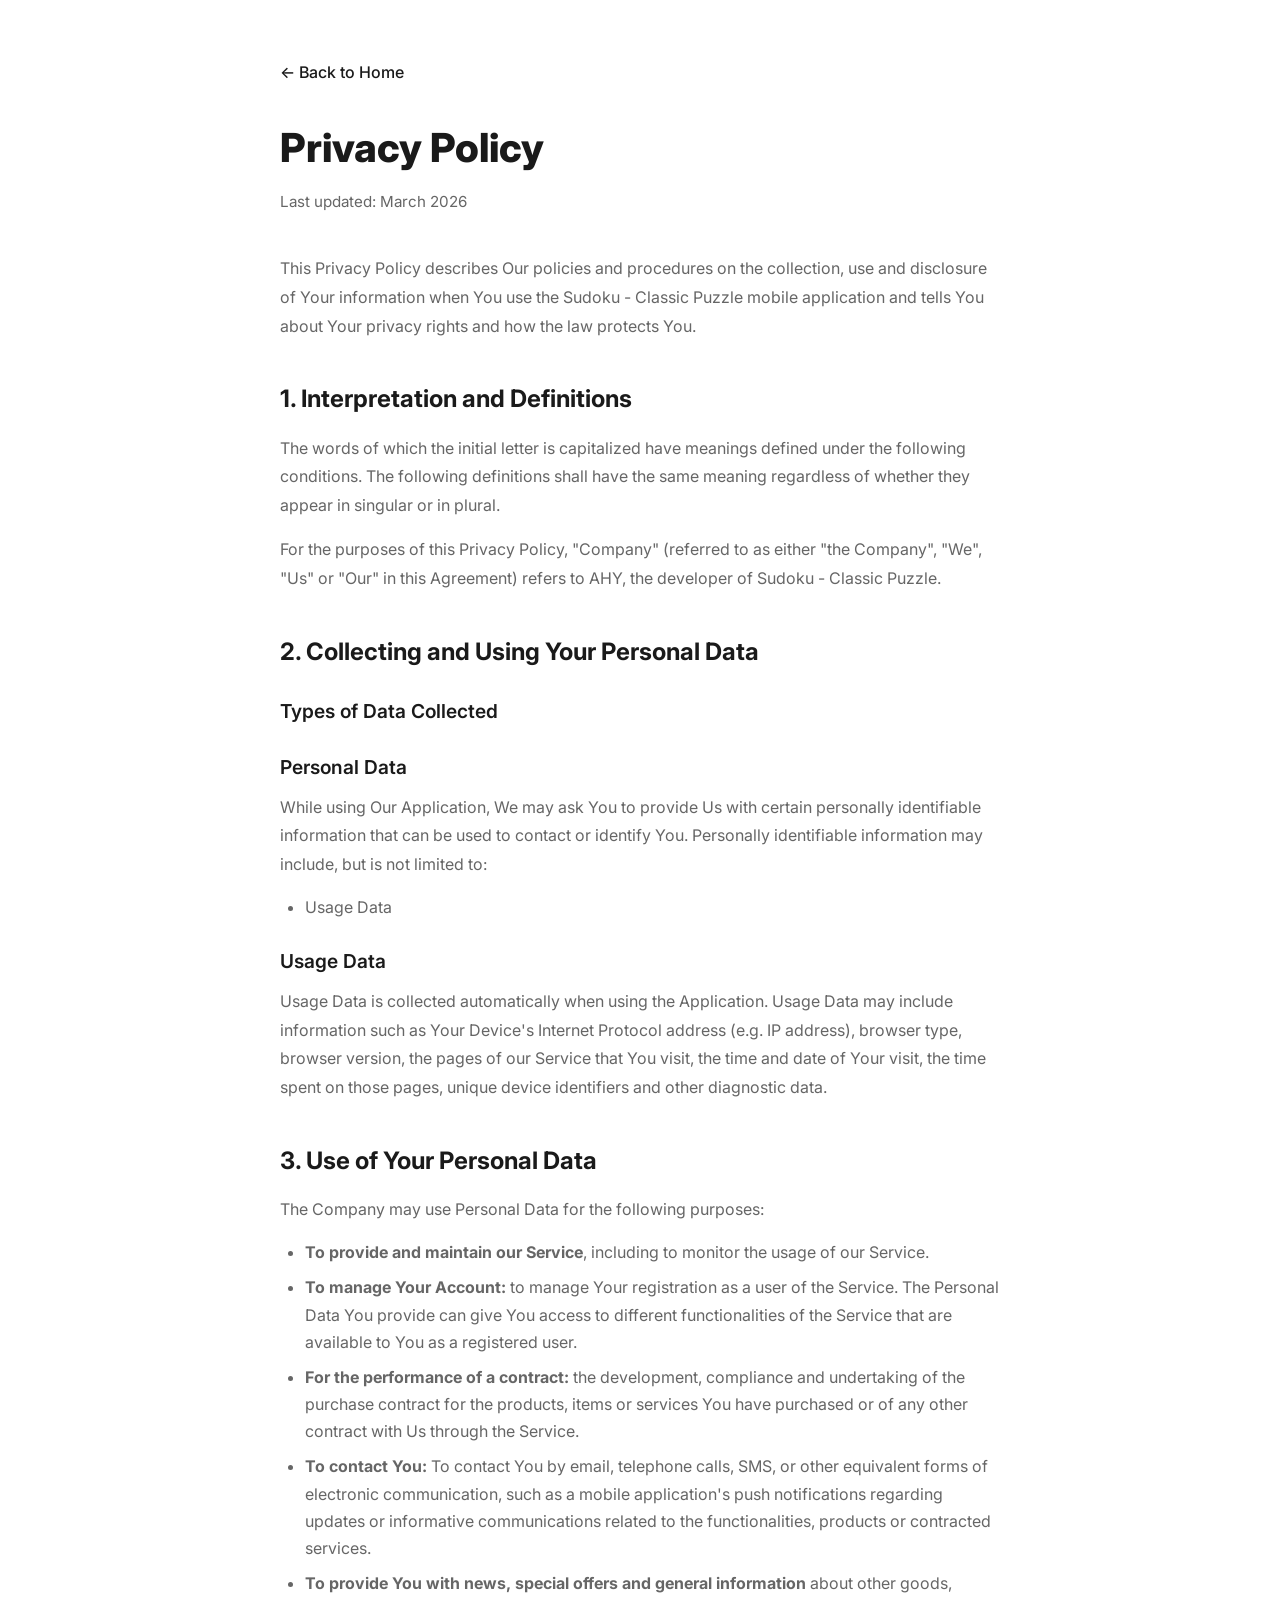
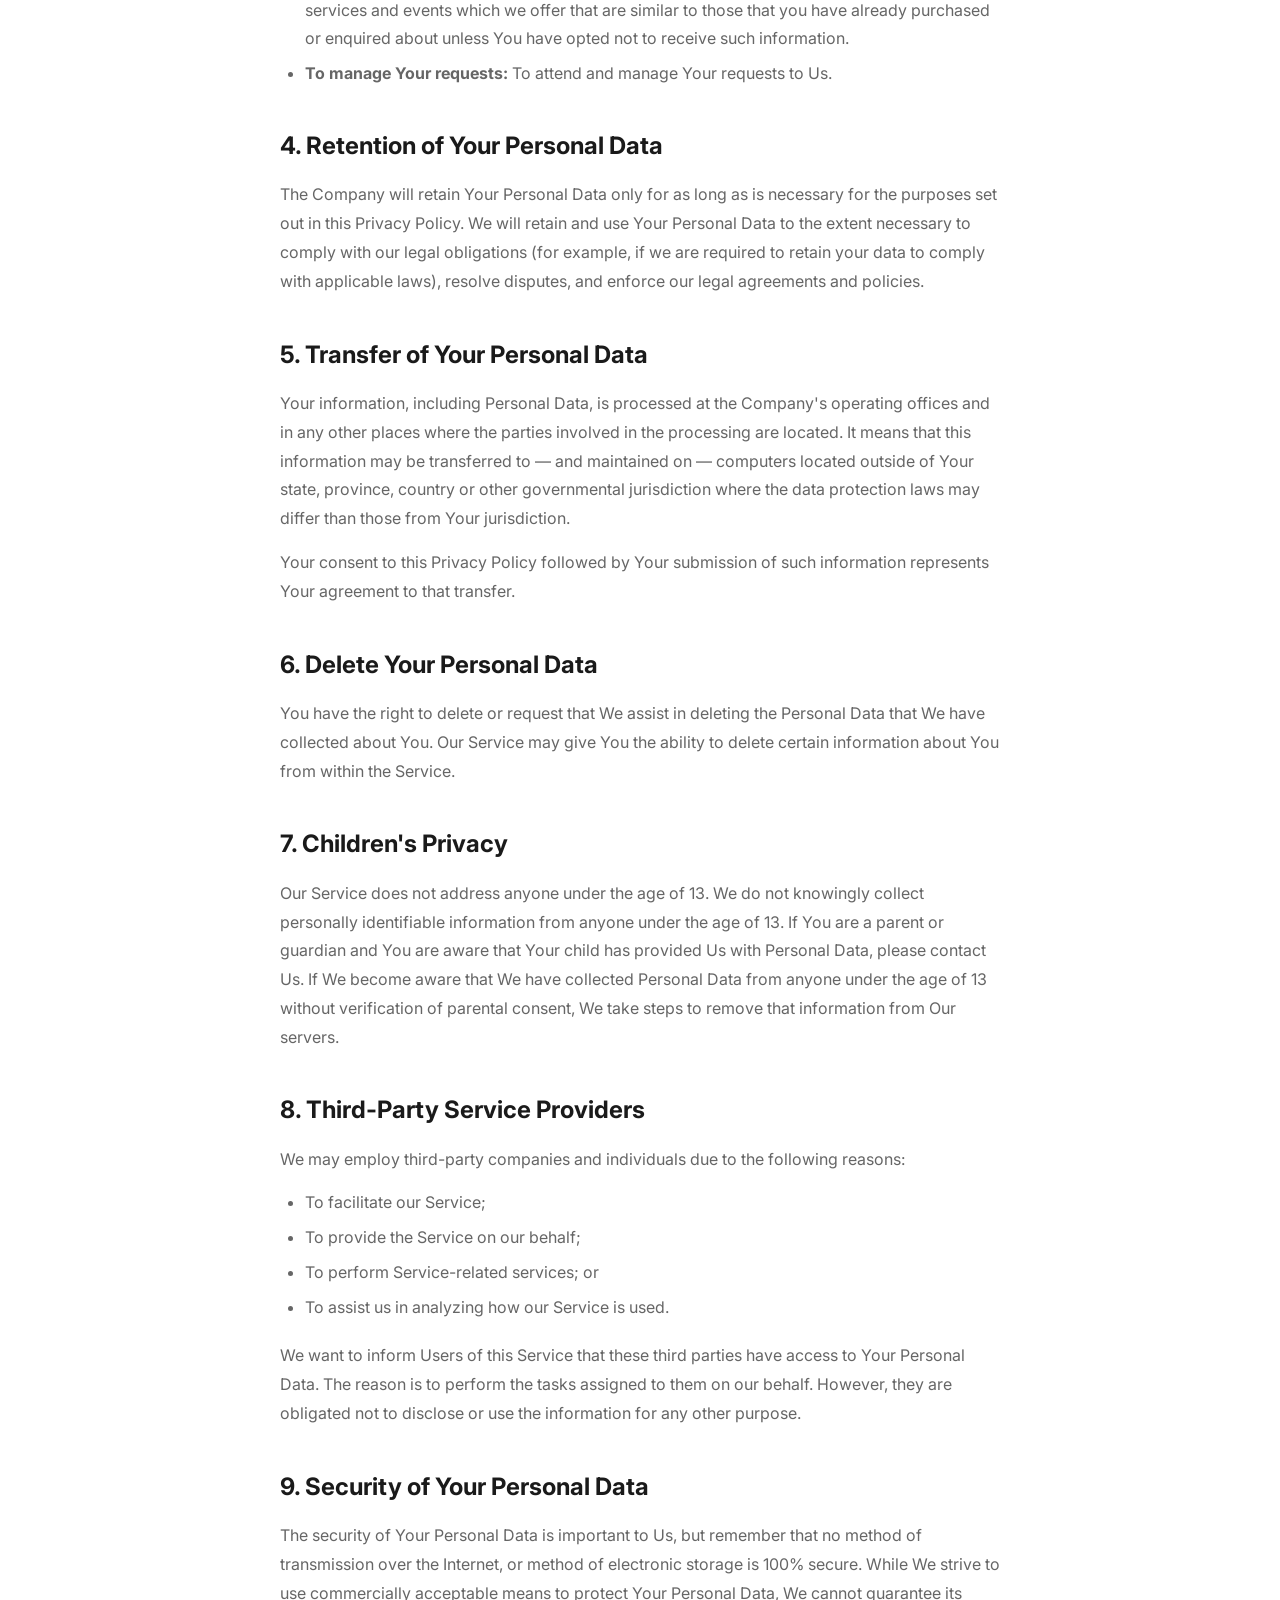
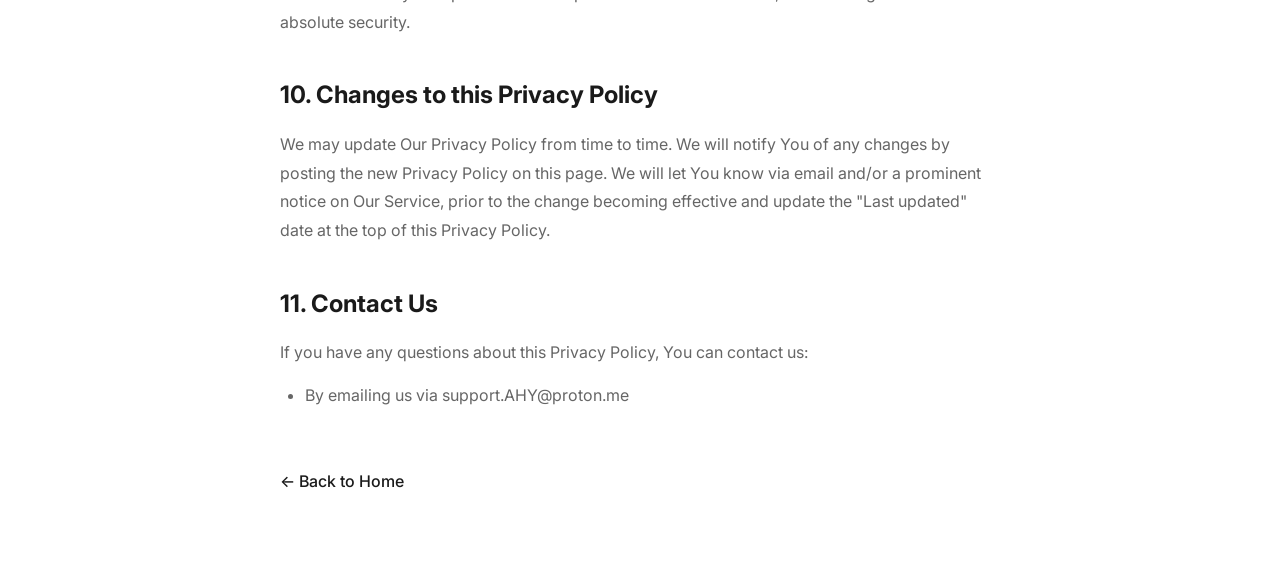
<file: privacy-policy-sudoku.html>
<!DOCTYPE html>
<html lang="en">
<head>
    <meta charset="UTF-8">
    <meta name="viewport" content="width=device-width, initial-scale=1.0">
    <title>Privacy Policy - Sudoku Classic Puzzle</title>
    <link rel="stylesheet" href="styles.css">
    <link href="https://fonts.googleapis.com/css2?family=Inter:wght@400;500;600;700;800&display=swap" rel="stylesheet">
    <style>
        .privacy-container {
            max-width: 800px;
            margin: 0 auto;
            padding: 60px 40px;
        }
        .privacy-header {
            margin-bottom: 40px;
        }
        .privacy-title {
            font-size: 2.5rem;
            font-weight: 800;
            margin-bottom: 10px;
        }
        .privacy-updated {
            color: var(--text-secondary);
            font-size: 0.95rem;
        }
        .privacy-content h2 {
            font-size: 1.5rem;
            font-weight: 700;
            margin-top: 40px;
            margin-bottom: 15px;
        }
        .privacy-content h3 {
            font-size: 1.2rem;
            font-weight: 600;
            margin-top: 25px;
            margin-bottom: 10px;
        }
        .privacy-content p {
            margin-bottom: 15px;
            line-height: 1.8;
            color: var(--text-secondary);
        }
        .privacy-content ul {
            margin-bottom: 20px;
            padding-left: 25px;
        }
        .privacy-content li {
            margin-bottom: 8px;
            color: var(--text-secondary);
            line-height: 1.7;
        }
        .back-link {
            display: inline-block;
            margin-bottom: 30px;
            color: var(--text-color);
            text-decoration: none;
            font-weight: 500;
            transition: opacity 0.3s ease;
        }
        .back-link:hover {
            opacity: 0.7;
        }
    </style>
</head>
<body>
    <div class="privacy-container">
        <a href="index.html" class="back-link">← Back to Home</a>
        
        <div class="privacy-header">
            <h1 class="privacy-title">Privacy Policy</h1>
            <p class="privacy-updated">Last updated: March 2026</p>
        </div>

        <div class="privacy-content">
            <p>This Privacy Policy describes Our policies and procedures on the collection, use and disclosure of Your information when You use the Sudoku - Classic Puzzle mobile application and tells You about Your privacy rights and how the law protects You.</p>

            <h2>1. Interpretation and Definitions</h2>
            <p>The words of which the initial letter is capitalized have meanings defined under the following conditions. The following definitions shall have the same meaning regardless of whether they appear in singular or in plural.</p>
            <p>For the purposes of this Privacy Policy, "Company" (referred to as either "the Company", "We", "Us" or "Our" in this Agreement) refers to AHY, the developer of Sudoku - Classic Puzzle.</p>

            <h2>2. Collecting and Using Your Personal Data</h2>
            
            <h3>Types of Data Collected</h3>
            
            <h3>Personal Data</h3>
            <p>While using Our Application, We may ask You to provide Us with certain personally identifiable information that can be used to contact or identify You. Personally identifiable information may include, but is not limited to:</p>
            <ul>
                <li>Usage Data</li>
            </ul>

            <h3>Usage Data</h3>
            <p>Usage Data is collected automatically when using the Application. Usage Data may include information such as Your Device's Internet Protocol address (e.g. IP address), browser type, browser version, the pages of our Service that You visit, the time and date of Your visit, the time spent on those pages, unique device identifiers and other diagnostic data.</p>

            <h2>3. Use of Your Personal Data</h2>
            <p>The Company may use Personal Data for the following purposes:</p>
            <ul>
                <li><strong>To provide and maintain our Service</strong>, including to monitor the usage of our Service.</li>
                <li><strong>To manage Your Account:</strong> to manage Your registration as a user of the Service. The Personal Data You provide can give You access to different functionalities of the Service that are available to You as a registered user.</li>
                <li><strong>For the performance of a contract:</strong> the development, compliance and undertaking of the purchase contract for the products, items or services You have purchased or of any other contract with Us through the Service.</li>
                <li><strong>To contact You:</strong> To contact You by email, telephone calls, SMS, or other equivalent forms of electronic communication, such as a mobile application's push notifications regarding updates or informative communications related to the functionalities, products or contracted services.</li>
                <li><strong>To provide You with news, special offers and general information</strong> about other goods, services and events which we offer that are similar to those that you have already purchased or enquired about unless You have opted not to receive such information.</li>
                <li><strong>To manage Your requests:</strong> To attend and manage Your requests to Us.</li>
            </ul>

            <h2>4. Retention of Your Personal Data</h2>
            <p>The Company will retain Your Personal Data only for as long as is necessary for the purposes set out in this Privacy Policy. We will retain and use Your Personal Data to the extent necessary to comply with our legal obligations (for example, if we are required to retain your data to comply with applicable laws), resolve disputes, and enforce our legal agreements and policies.</p>

            <h2>5. Transfer of Your Personal Data</h2>
            <p>Your information, including Personal Data, is processed at the Company's operating offices and in any other places where the parties involved in the processing are located. It means that this information may be transferred to — and maintained on — computers located outside of Your state, province, country or other governmental jurisdiction where the data protection laws may differ than those from Your jurisdiction.</p>
            <p>Your consent to this Privacy Policy followed by Your submission of such information represents Your agreement to that transfer.</p>

            <h2>6. Delete Your Personal Data</h2>
            <p>You have the right to delete or request that We assist in deleting the Personal Data that We have collected about You. Our Service may give You the ability to delete certain information about You from within the Service.</p>

            <h2>7. Children's Privacy</h2>
            <p>Our Service does not address anyone under the age of 13. We do not knowingly collect personally identifiable information from anyone under the age of 13. If You are a parent or guardian and You are aware that Your child has provided Us with Personal Data, please contact Us. If We become aware that We have collected Personal Data from anyone under the age of 13 without verification of parental consent, We take steps to remove that information from Our servers.</p>

            <h2>8. Third-Party Service Providers</h2>
            <p>We may employ third-party companies and individuals due to the following reasons:</p>
            <ul>
                <li>To facilitate our Service;</li>
                <li>To provide the Service on our behalf;</li>
                <li>To perform Service-related services; or</li>
                <li>To assist us in analyzing how our Service is used.</li>
            </ul>
            <p>We want to inform Users of this Service that these third parties have access to Your Personal Data. The reason is to perform the tasks assigned to them on our behalf. However, they are obligated not to disclose or use the information for any other purpose.</p>

            <h2>9. Security of Your Personal Data</h2>
            <p>The security of Your Personal Data is important to Us, but remember that no method of transmission over the Internet, or method of electronic storage is 100% secure. While We strive to use commercially acceptable means to protect Your Personal Data, We cannot guarantee its absolute security.</p>

            <h2>10. Changes to this Privacy Policy</h2>
            <p>We may update Our Privacy Policy from time to time. We will notify You of any changes by posting the new Privacy Policy on this page. We will let You know via email and/or a prominent notice on Our Service, prior to the change becoming effective and update the "Last updated" date at the top of this Privacy Policy.</p>

            <h2>11. Contact Us</h2>
            <p>If you have any questions about this Privacy Policy, You can contact us:</p>
            <ul>
                <li>By emailing us via support.AHY@proton.me</li>
            </ul>
        </div>

        <a href="index.html" class="back-link" style="margin-top: 40px;">← Back to Home</a>
    </div>
</body>
</html>
</file>
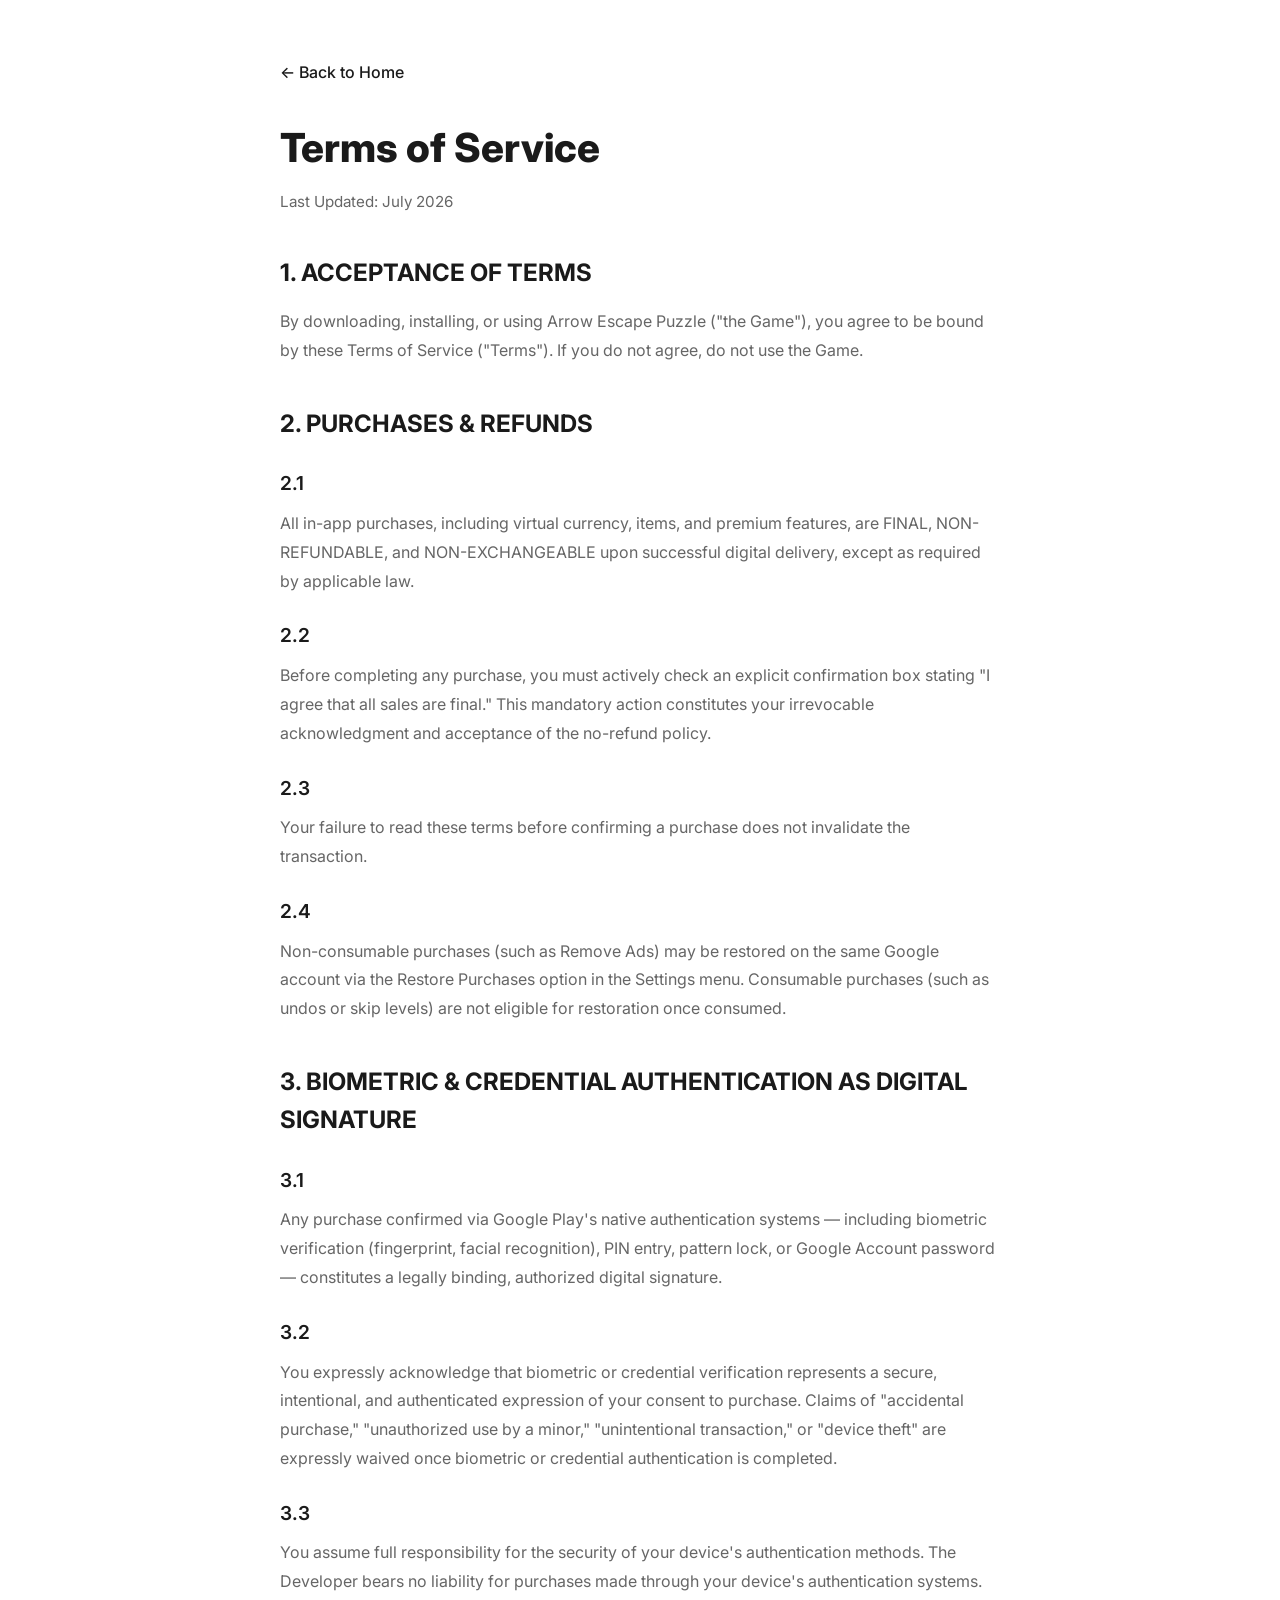
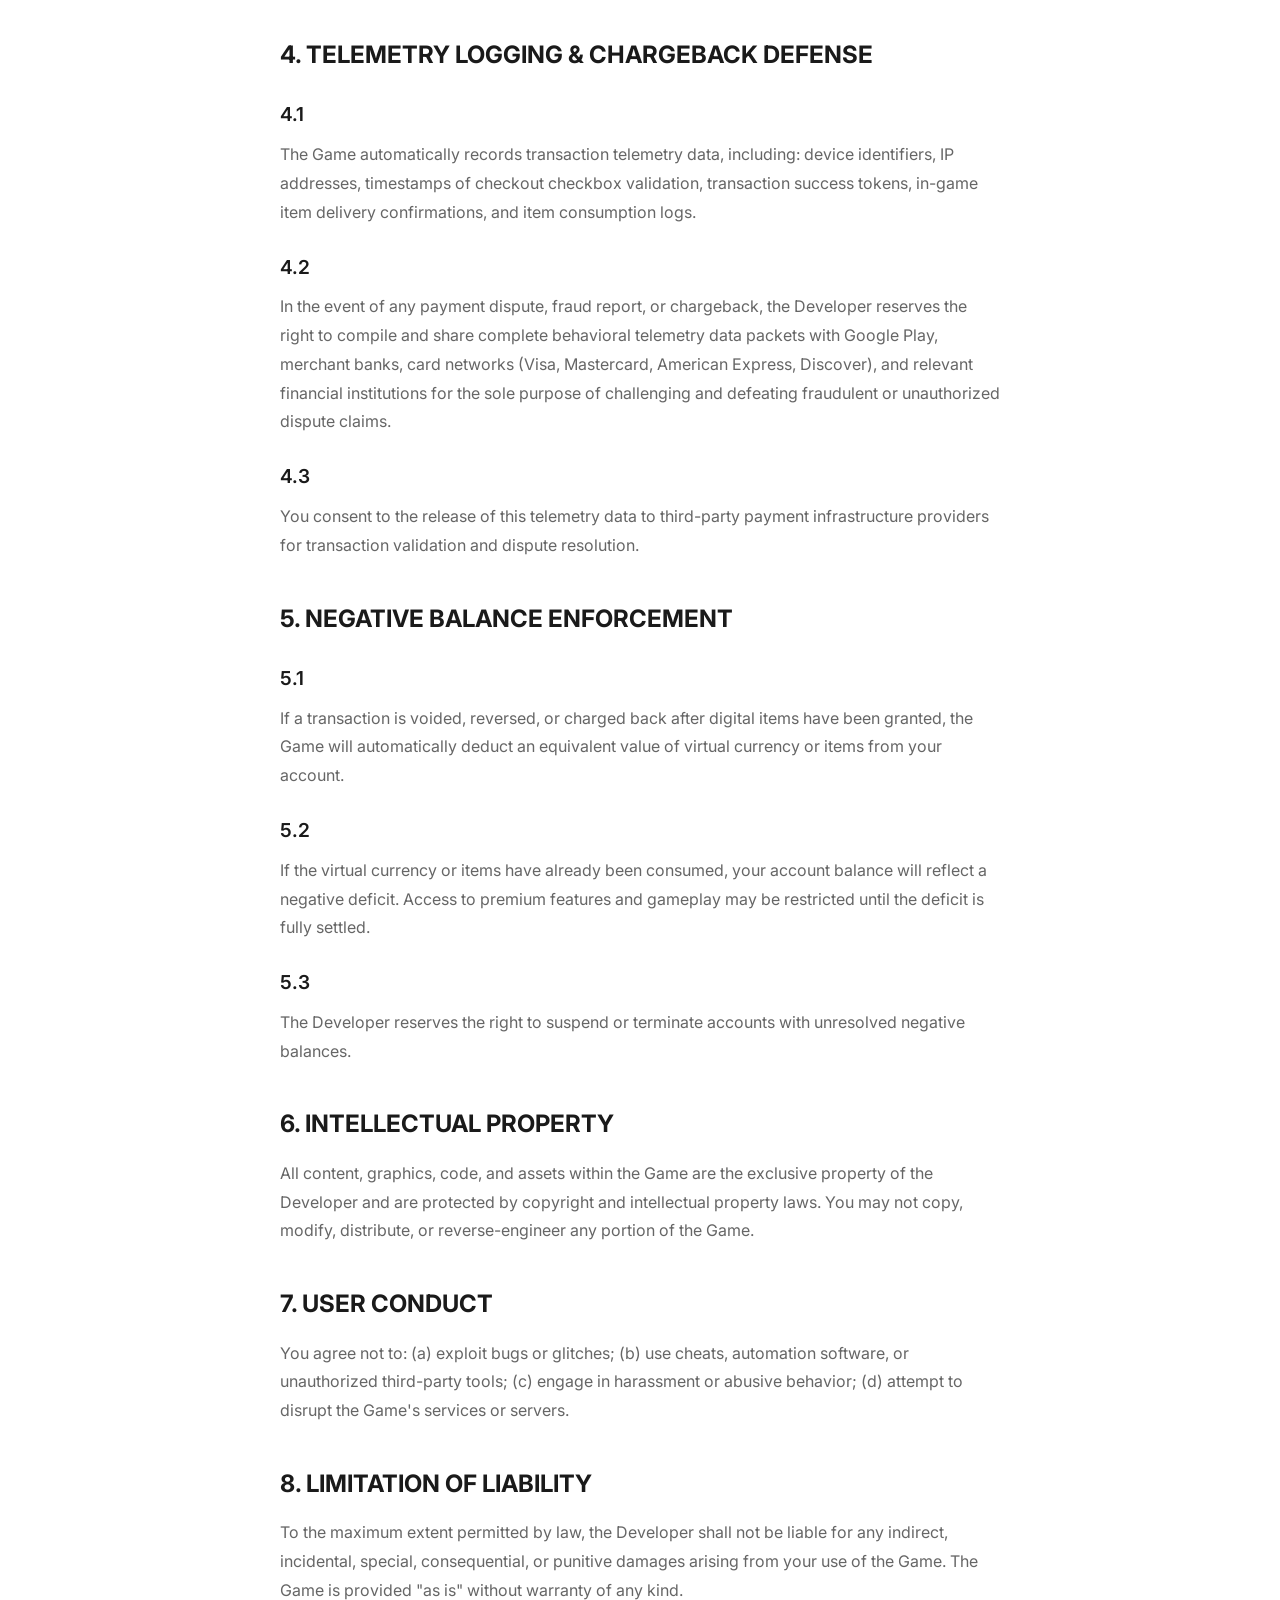
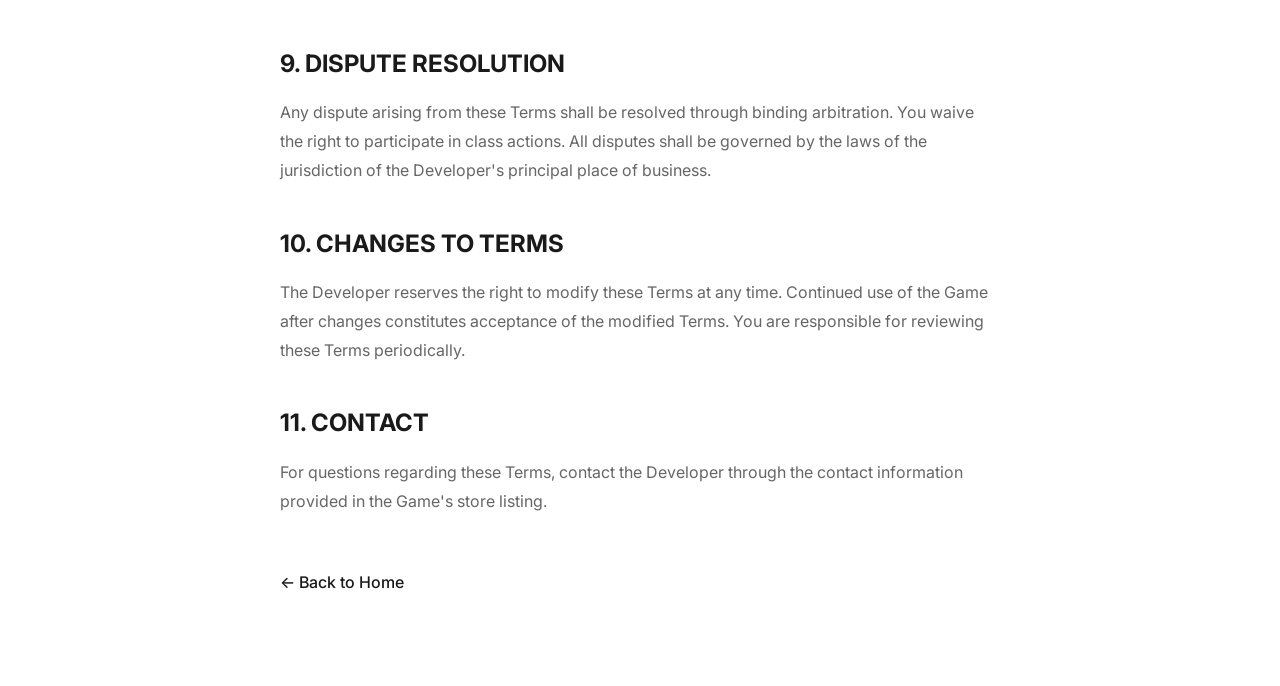
<file: terms-of-service-arrows.html>
<!DOCTYPE html>
<html lang="en">
<head>
    <meta charset="UTF-8">
    <meta name="viewport" content="width=device-width, initial-scale=1.0">
    <title>Terms of Service - Arrow Escape Puzzle</title>
    <link rel="stylesheet" href="styles.css">
    <link href="https://fonts.googleapis.com/css2?family=Inter:wght@400;500;600;700;800&display=swap" rel="stylesheet">
    <style>
        .privacy-container {
            max-width: 800px;
            margin: 0 auto;
            padding: 60px 40px;
        }
        .privacy-header {
            margin-bottom: 40px;
        }
        .privacy-title {
            font-size: 2.5rem;
            font-weight: 800;
            margin-bottom: 10px;
        }
        .privacy-updated {
            color: var(--text-secondary);
            font-size: 0.95rem;
        }
        .privacy-content h2 {
            font-size: 1.5rem;
            font-weight: 700;
            margin-top: 40px;
            margin-bottom: 15px;
        }
        .privacy-content h3 {
            font-size: 1.2rem;
            font-weight: 600;
            margin-top: 25px;
            margin-bottom: 10px;
        }
        .privacy-content p {
            margin-bottom: 15px;
            line-height: 1.8;
            color: var(--text-secondary);
        }
        .privacy-content ul {
            margin-bottom: 20px;
            padding-left: 25px;
        }
        .privacy-content li {
            margin-bottom: 8px;
            color: var(--text-secondary);
            line-height: 1.7;
        }
        .back-link {
            display: inline-block;
            margin-bottom: 30px;
            color: var(--text-color);
            text-decoration: none;
            font-weight: 500;
            transition: opacity 0.3s ease;
        }
        .back-link:hover {
            opacity: 0.7;
        }
    </style>
</head>
<body>
    <div class="privacy-container">
        <a href="index.html" class="back-link">← Back to Home</a>
        
        <div class="privacy-header">
            <h1 class="privacy-title">Terms of Service</h1>
            <p class="privacy-updated">Last Updated: July 2026</p>
        </div>

        <div class="privacy-content">
<h2>1. ACCEPTANCE OF TERMS</h2>
<p>By downloading, installing, or using Arrow Escape Puzzle ("the Game"), you agree to be bound by these Terms of Service ("Terms"). If you do not agree, do not use the Game.</p>

<h2>2. PURCHASES & REFUNDS</h2>
<h3>2.1</h3>
<p>All in-app purchases, including virtual currency, items, and premium features, are FINAL, NON-REFUNDABLE, and NON-EXCHANGEABLE upon successful digital delivery, except as required by applicable law.</p>

<h3>2.2</h3>
<p>Before completing any purchase, you must actively check an explicit confirmation box stating "I agree that all sales are final." This mandatory action constitutes your irrevocable acknowledgment and acceptance of the no-refund policy.</p>

<h3>2.3</h3>
<p>Your failure to read these terms before confirming a purchase does not invalidate the transaction.</p>

<h3>2.4</h3>
<p>Non-consumable purchases (such as Remove Ads) may be restored on the same Google account via the Restore Purchases option in the Settings menu. Consumable purchases (such as undos or skip levels) are not eligible for restoration once consumed.</p>

<h2>3. BIOMETRIC & CREDENTIAL AUTHENTICATION AS DIGITAL SIGNATURE</h2>
<h3>3.1</h3>
<p>Any purchase confirmed via Google Play's native authentication systems — including biometric verification (fingerprint, facial recognition), PIN entry, pattern lock, or Google Account password — constitutes a legally binding, authorized digital signature.</p>

<h3>3.2</h3>
<p>You expressly acknowledge that biometric or credential verification represents a secure, intentional, and authenticated expression of your consent to purchase. Claims of "accidental purchase," "unauthorized use by a minor," "unintentional transaction," or "device theft" are expressly waived once biometric or credential authentication is completed.</p>

<h3>3.3</h3>
<p>You assume full responsibility for the security of your device's authentication methods. The Developer bears no liability for purchases made through your device's authentication systems.</p>

<h2>4. TELEMETRY LOGGING & CHARGEBACK DEFENSE</h2>
<h3>4.1</h3>
<p>The Game automatically records transaction telemetry data, including: device identifiers, IP addresses, timestamps of checkout checkbox validation, transaction success tokens, in-game item delivery confirmations, and item consumption logs.</p>

<h3>4.2</h3>
<p>In the event of any payment dispute, fraud report, or chargeback, the Developer reserves the right to compile and share complete behavioral telemetry data packets with Google Play, merchant banks, card networks (Visa, Mastercard, American Express, Discover), and relevant financial institutions for the sole purpose of challenging and defeating fraudulent or unauthorized dispute claims.</p>

<h3>4.3</h3>
<p>You consent to the release of this telemetry data to third-party payment infrastructure providers for transaction validation and dispute resolution.</p>

<h2>5. NEGATIVE BALANCE ENFORCEMENT</h2>
<h3>5.1</h3>
<p>If a transaction is voided, reversed, or charged back after digital items have been granted, the Game will automatically deduct an equivalent value of virtual currency or items from your account.</p>

<h3>5.2</h3>
<p>If the virtual currency or items have already been consumed, your account balance will reflect a negative deficit. Access to premium features and gameplay may be restricted until the deficit is fully settled.</p>

<h3>5.3</h3>
<p>The Developer reserves the right to suspend or terminate accounts with unresolved negative balances.</p>

<h2>6. INTELLECTUAL PROPERTY</h2>
<p>All content, graphics, code, and assets within the Game are the exclusive property of the Developer and are protected by copyright and intellectual property laws. You may not copy, modify, distribute, or reverse-engineer any portion of the Game.</p>

<h2>7. USER CONDUCT</h2>
<p>You agree not to: (a) exploit bugs or glitches; (b) use cheats, automation software, or unauthorized third-party tools; (c) engage in harassment or abusive behavior; (d) attempt to disrupt the Game's services or servers.</p>

<h2>8. LIMITATION OF LIABILITY</h2>
<p>To the maximum extent permitted by law, the Developer shall not be liable for any indirect, incidental, special, consequential, or punitive damages arising from your use of the Game. The Game is provided "as is" without warranty of any kind.</p>

<h2>9. DISPUTE RESOLUTION</h2>
<p>Any dispute arising from these Terms shall be resolved through binding arbitration. You waive the right to participate in class actions. All disputes shall be governed by the laws of the jurisdiction of the Developer's principal place of business.</p>

<h2>10. CHANGES TO TERMS</h2>
<p>The Developer reserves the right to modify these Terms at any time. Continued use of the Game after changes constitutes acceptance of the modified Terms. You are responsible for reviewing these Terms periodically.</p>

<h2>11. CONTACT</h2>
<p>For questions regarding these Terms, contact the Developer through the contact information provided in the Game's store listing.</p>
        </div>

        <a href="index.html" class="back-link" style="margin-top: 40px;">← Back to Home</a>
    </div>
</body>
</html>
</file>
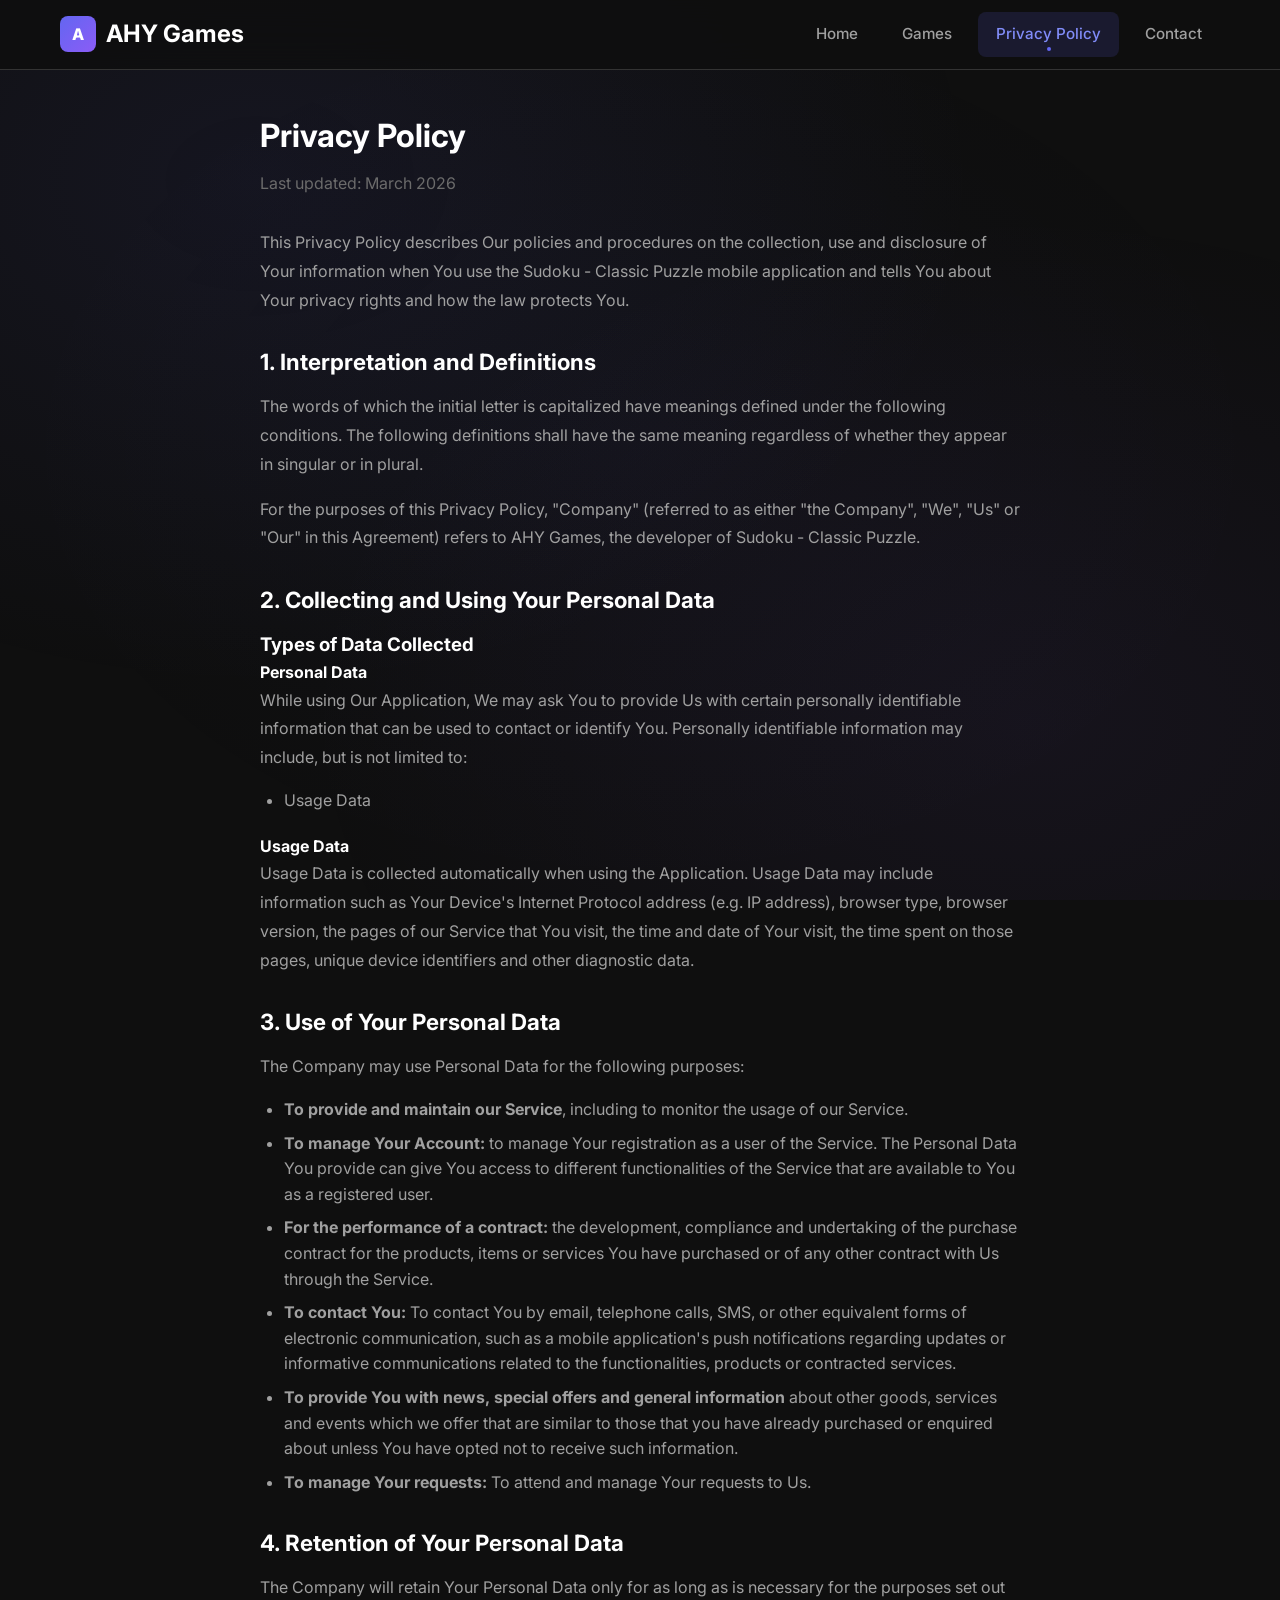
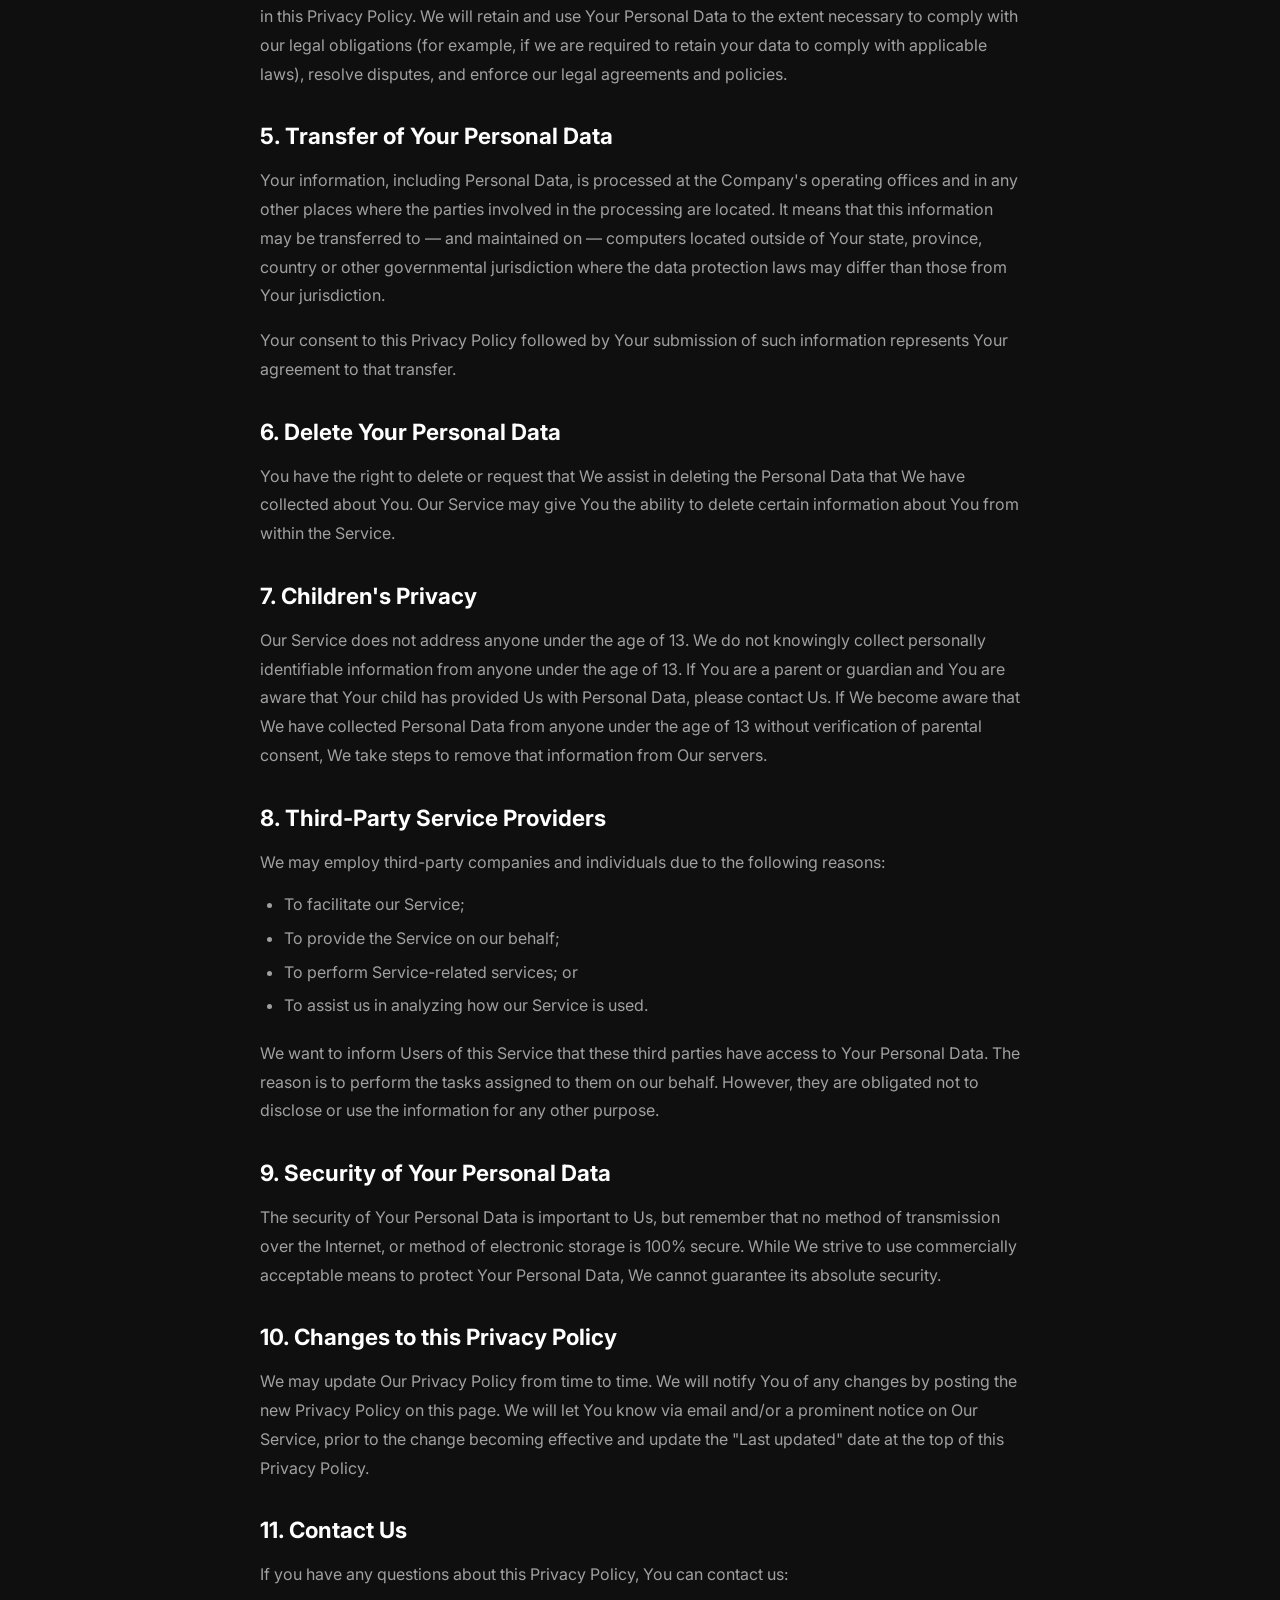
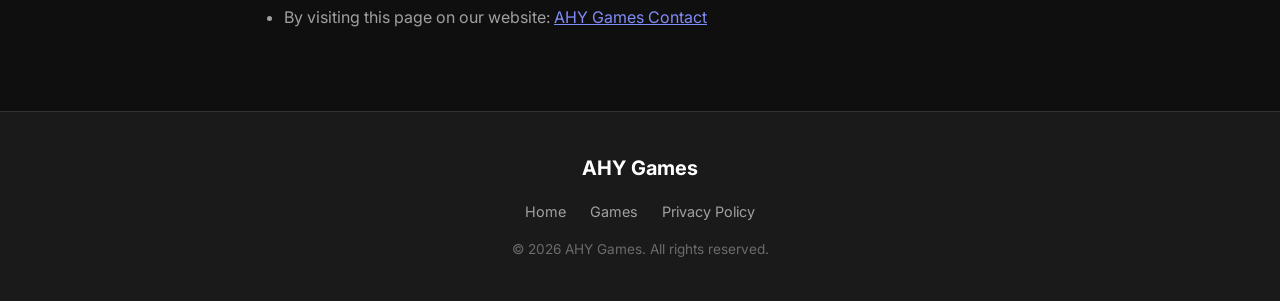
<file: AHYwebsite/games/sudoku/privacy-policy.html>
<!DOCTYPE html>
<html lang="en">
<head>
    <meta charset="UTF-8">
    <meta name="viewport" content="width=device-width, initial-scale=1.0">
    <title>Privacy Policy - Sudoku - Classic Puzzle - AHY Games</title>
    <meta name="description" content="Privacy Policy for Sudoku - Classic Puzzle by AHY Games">
    <link rel="stylesheet" href="../../css/styles.css">
    <link rel="preconnect" href="https://fonts.googleapis.com">
    <link rel="preconnect" href="https://fonts.gstatic.com" crossorigin>
    <link href="https://fonts.googleapis.com/css2?family=Inter:wght@400;500;600;700;800&display=swap" rel="stylesheet">
</head>
<body>
    <header>
        <div class="container nav-container">
            <a href="../../index.html" class="logo">
                <span class="logo-icon">A</span>
                AHY Games
            </a>
            <button class="mobile-menu-btn" onclick="toggleMenu()">☰</button>
            <nav id="mainNav">
                <a href="../../index.html">Home</a>
                <a href="../index.html">Games</a>
                <a href="privacy-policy.html" class="active">Privacy Policy</a>
                <a href="../../index.html#contact">Contact</a>
            </nav>
        </div>
    </header>

    <main>
        <div class="privacy-content">
            <h1>Privacy Policy</h1>
            <p style="color: var(--text-muted); margin-bottom: 30px;">Last updated: March 2026</p>

            <p>
                This Privacy Policy describes Our policies and procedures on the collection, use and disclosure 
                of Your information when You use the Sudoku - Classic Puzzle mobile application and tells You 
                about Your privacy rights and how the law protects You.
            </p>

            <h2>1. Interpretation and Definitions</h2>
            <p>
                The words of which the initial letter is capitalized have meanings defined under the following 
                conditions. The following definitions shall have the same meaning regardless of whether they 
                appear in singular or in plural.
            </p>
            <p>
                For the purposes of this Privacy Policy, "Company" (referred to as either "the Company", "We", 
                "Us" or "Our" in this Agreement) refers to AHY Games, the developer of Sudoku - Classic Puzzle.
            </p>

            <h2>2. Collecting and Using Your Personal Data</h2>
            <h3>Types of Data Collected</h3>
            
            <h4>Personal Data</h4>
            <p>
                While using Our Application, We may ask You to provide Us with certain personally identifiable 
                information that can be used to contact or identify You. Personally identifiable information may 
                include, but is not limited to:
            </p>
            <ul>
                <li>Usage Data</li>
            </ul>

            <h4>Usage Data</h4>
            <p>
                Usage Data is collected automatically when using the Application. Usage Data may include 
                information such as Your Device's Internet Protocol address (e.g. IP address), browser type, 
                browser version, the pages of our Service that You visit, the time and date of Your visit, 
                the time spent on those pages, unique device identifiers and other diagnostic data.
            </p>

            <h2>3. Use of Your Personal Data</h2>
            <p>The Company may use Personal Data for the following purposes:</p>
            <ul>
                <li>
                    <strong>To provide and maintain our Service</strong>, including to monitor the usage of our Service.
                </li>
                <li>
                    <strong>To manage Your Account:</strong> to manage Your registration as a user of the Service. 
                    The Personal Data You provide can give You access to different functionalities of the Service 
                    that are available to You as a registered user.
                </li>
                <li>
                    <strong>For the performance of a contract:</strong> the development, compliance and undertaking 
                    of the purchase contract for the products, items or services You have purchased or of any 
                    other contract with Us through the Service.
                </li>
                <li>
                    <strong>To contact You:</strong> To contact You by email, telephone calls, SMS, or other 
                    equivalent forms of electronic communication, such as a mobile application's push notifications 
                    regarding updates or informative communications related to the functionalities, products or 
                    contracted services.
                </li>
                <li>
                    <strong>To provide You with news, special offers and general information</strong> about other 
                    goods, services and events which we offer that are similar to those that you have already 
                    purchased or enquired about unless You have opted not to receive such information.
                </li>
                <li>
                    <strong>To manage Your requests:</strong> To attend and manage Your requests to Us.
                </li>
            </ul>

            <h2>4. Retention of Your Personal Data</h2>
            <p>
                The Company will retain Your Personal Data only for as long as is necessary for the purposes set 
                out in this Privacy Policy. We will retain and use Your Personal Data to the extent necessary 
                to comply with our legal obligations (for example, if we are required to retain your data to 
                comply with applicable laws), resolve disputes, and enforce our legal agreements and policies.
            </p>

            <h2>5. Transfer of Your Personal Data</h2>
            <p>
                Your information, including Personal Data, is processed at the Company's operating offices and 
                in any other places where the parties involved in the processing are located. It means that 
                this information may be transferred to — and maintained on — computers located outside of Your 
                state, province, country or other governmental jurisdiction where the data protection laws may 
                differ than those from Your jurisdiction.
            </p>
            <p>
                Your consent to this Privacy Policy followed by Your submission of such information represents 
                Your agreement to that transfer.
            </p>

            <h2>6. Delete Your Personal Data</h2>
            <p>
                You have the right to delete or request that We assist in deleting the Personal Data that We 
                have collected about You. Our Service may give You the ability to delete certain information 
                about You from within the Service.
            </p>

            <h2>7. Children's Privacy</h2>
            <p>
                Our Service does not address anyone under the age of 13. We do not knowingly collect personally 
                identifiable information from anyone under the age of 13. If You are a parent or guardian and 
                You are aware that Your child has provided Us with Personal Data, please contact Us. If We become 
                aware that We have collected Personal Data from anyone under the age of 13 without verification 
                of parental consent, We take steps to remove that information from Our servers.
            </p>

            <h2>8. Third-Party Service Providers</h2>
            <p>
                We may employ third-party companies and individuals due to the following reasons:
            </p>
            <ul>
                <li>To facilitate our Service;</li>
                <li>To provide the Service on our behalf;</li>
                <li>To perform Service-related services; or</li>
                <li>To assist us in analyzing how our Service is used.</li>
            </ul>
            <p>
                We want to inform Users of this Service that these third parties have access to Your Personal 
                Data. The reason is to perform the tasks assigned to them on our behalf. However, they are 
                obligated not to disclose or use the information for any other purpose.
            </p>

            <h2>9. Security of Your Personal Data</h2>
            <p>
                The security of Your Personal Data is important to Us, but remember that no method of transmission 
                over the Internet, or method of electronic storage is 100% secure. While We strive to use 
                commercially acceptable means to protect Your Personal Data, We cannot guarantee its absolute 
                security.
            </p>

            <h2>10. Changes to this Privacy Policy</h2>
            <p>
                We may update Our Privacy Policy from time to time. We will notify You of any changes by posting 
                the new Privacy Policy on this page. We will let You know via email and/or a prominent notice 
                on Our Service, prior to the change becoming effective and update the "Last updated" date at the 
                top of this Privacy Policy.
            </p>

            <h2>11. Contact Us</h2>
            <p>
                If you have any questions about this Privacy Policy, You can contact us:
            </p>
            <ul>
                <li>By visiting this page on our website: <a href="../../index.html#contact" style="color: var(--accent-hover);">AHY Games Contact</a></li>
            </ul>
        </div>
    </main>

    <footer>
        <div class="container footer-content">
            <div class="footer-logo">AHY Games</div>
            <div class="footer-links">
                <a href="../../index.html">Home</a>
                <a href="../index.html">Games</a>
                <a href="privacy-policy.html">Privacy Policy</a>
            </div>
            <p class="footer-copyright">© 2026 AHY Games. All rights reserved.</p>
        </div>
    </footer>

    <script>
        function toggleMenu() {
            document.getElementById('mainNav').classList.toggle('active');
        }
    </script>
</body>
</html>
</file>
<file: styles.css>
* {
    margin: 0;
    padding: 0;
    box-sizing: border-box;
}

:root {
    --bg-color: #FFFFFF;
    --text-color: #1a1a1a;
    --text-secondary: #666666;
    --border-color: #e0e0e0;
    --accent-color: #000000;
}

body {
    font-family: 'Inter', -apple-system, BlinkMacSystemFont, 'Segoe UI', sans-serif;
    background: var(--bg-color);
    color: var(--text-color);
    line-height: 1.6;
    overflow-x: hidden;
}

.container {
    max-width: 1100px;
    margin: 0 auto;
    padding: 0 40px;
}

/* Loading Screen */
.loading-screen {
    position: fixed;
    top: 0;
    left: 0;
    width: 100%;
    height: 100%;
    background: var(--bg-color);
    display: flex;
    align-items: center;
    justify-content: center;
    z-index: 9999;
    transition: opacity 0.5s ease, visibility 0.5s ease;
}

.loading-screen.hidden {
    opacity: 0;
    visibility: hidden;
}

.loading-content {
    text-align: center;
}

.logo-animation {
    font-size: 4rem;
    font-weight: 800;
    color: var(--text-color);
    margin-bottom: 20px;
    animation: fadeInScale 0.8s ease;
}

.loading-text {
    font-size: 1rem;
    color: var(--text-secondary);
    animation: pulse 1.5s infinite;
}

@keyframes fadeInScale {
    from {
        opacity: 0;
        transform: scale(0.9);
    }
    to {
        opacity: 1;
        transform: scale(1);
    }
}

@keyframes pulse {
    0%, 100% {
        opacity: 1;
    }
    50% {
        opacity: 0.5;
    }
}

/* Main Content */
.main-content {
    opacity: 0;
    transition: opacity 0.5s ease;
}

.main-content.visible {
    opacity: 1;
}

/* Header */
.header {
    padding: 40px 0;
    border-bottom: 1px solid var(--border-color);
}

.logo {
    font-size: 1.5rem;
    font-weight: 800;
    color: var(--text-color);
}

/* Games Container */
.games-container {
    padding: 80px 0;
}

.game-item {
    display: grid;
    grid-template-columns: 1fr 1fr;
    gap: 60px;
    margin-bottom: 120px;
    align-items: center;
    opacity: 0;
    transform: translateY(50px);
    transition: opacity 0.8s ease, transform 0.8s ease;
}

.game-item.visible {
    opacity: 1;
    transform: translateY(0);
}

.game-item.reverse {
    direction: rtl;
}

.game-item.reverse > * {
    direction: ltr;
}

.game-item:last-child {
    margin-bottom: 80px;
}

.game-images {
    display: flex;
    gap: 30px;
    justify-content: center;
    align-items: center;
}

.game-icon {
    width: 150px;
    height: 150px;
    border-radius: 30px;
    box-shadow: 0 10px 40px rgba(0, 0, 0, 0.15);
}

.game-icon-inline {
    width: 80px;
    height: 80px;
    border-radius: 20px;
    box-shadow: 0 4px 15px rgba(0, 0, 0, 0.1);
    margin-bottom: 20px;
}

.phone-mockup {
    position: relative;
    display: inline-block;
}

.phone-frame {
    width: 280px;
    padding: 12px;
    background: #1a1a1a;
    border-radius: 35px;
    box-shadow: 0 20px 60px rgba(0, 0, 0, 0.3);
    position: relative;
}

.phone-frame::before {
    content: '';
    position: absolute;
    top: 12px;
    left: 50%;
    transform: translateX(-50%);
    width: 80px;
    height: 25px;
    background: #1a1a1a;
    border-radius: 0 0 20px 20px;
    z-index: 2;
}

.game-screenshot-phone {
    width: 100%;
    height: auto;
    border-radius: 25px;
    display: block;
}

.placeholder-image {
    width: 100%;
    height: 400px;
    background: linear-gradient(135deg, #f5f5f5, #e0e0e0);
    border-radius: 20px;
    display: flex;
    align-items: center;
    justify-content: center;
    font-size: 1.2rem;
    color: var(--text-secondary);
    font-weight: 600;
}

.game-info {
    padding: 20px 0;
}

.game-title {
    font-size: 2.5rem;
    font-weight: 800;
    margin-bottom: 20px;
    color: var(--text-color);
    line-height: 1.2;
}

.game-description {
    font-size: 1.125rem;
    line-height: 1.8;
    color: var(--text-secondary);
    margin-bottom: 30px;
}

.store-buttons {
    display: flex;
    gap: 15px;
}

.store-button {
    width: 50px;
    height: 50px;
    background: var(--accent-color);
    border-radius: 12px;
    display: flex;
    align-items: center;
    justify-content: center;
    transition: all 0.3s ease;
    text-decoration: none;
}

.store-button:hover {
    transform: translateY(-3px);
    box-shadow: 0 5px 15px rgba(0, 0, 0, 0.2);
}

.store-icon {
    width: 24px;
    height: 24px;
    fill: white;
}

.game-links {
    display: flex;
    flex-direction: column;
    gap: 5px;
    margin-top: 15px;
}

.privacy-link {
    color: var(--text-secondary);
    text-decoration: none;
    font-size: 0.9rem;
    transition: color 0.3s ease;
}

.privacy-link:hover {
    color: var(--text-color);
    text-decoration: underline;
}

/* Coming Soon Style */
.game-item.coming-soon {
    opacity: 0.6;
}

/* Contact Section */
.contact-section {
    padding: 80px 0 100px;
    border-top: 1px solid var(--border-color);
}

.section-title {
    font-size: 2rem;
    font-weight: 800;
    margin-bottom: 40px;
    color: var(--text-color);
}

.contact-form {
    max-width: 600px;
}

.form-row {
    display: grid;
    grid-template-columns: 1fr 1fr;
    gap: 20px;
    margin-bottom: 20px;
}

.contact-form input,
.contact-form textarea {
    width: 100%;
    padding: 15px;
    border: 1px solid var(--border-color);
    border-radius: 8px;
    font-size: 1rem;
    font-family: 'Inter', sans-serif;
    color: var(--text-color);
    background: var(--bg-color);
    transition: border-color 0.3s ease;
}

.contact-form input:focus,
.contact-form textarea:focus {
    outline: none;
    border-color: var(--text-color);
}

.contact-form textarea {
    resize: vertical;
    margin-bottom: 20px;
}

.submit-button {
    padding: 15px 40px;
    background: var(--accent-color);
    color: white;
    border: none;
    border-radius: 8px;
    font-size: 1rem;
    font-weight: 600;
    cursor: pointer;
    transition: all 0.3s ease;
}

.submit-button:hover {
    transform: translateY(-2px);
    box-shadow: 0 5px 15px rgba(0, 0, 0, 0.2);
}

.success-message {
    display: none;
    margin-top: 20px;
    padding: 15px;
    background: #d4edda;
    color: #155724;
    border-radius: 8px;
    font-size: 0.95rem;
}

.success-message.show {
    display: block;
    animation: slideIn 0.3s ease;
}

@keyframes slideIn {
    from {
        opacity: 0;
        transform: translateY(-10px);
    }
    to {
        opacity: 1;
        transform: translateY(0);
    }
}

/* Footer */
.footer {
    padding: 40px 0;
    border-top: 1px solid var(--border-color);
    text-align: center;
}

.footer p {
    color: var(--text-secondary);
    font-size: 0.9rem;
    margin-bottom: 5px;
}

.footer-contact {
    color: var(--text-secondary);
    text-decoration: none;
    transition: color 0.3s ease;
}

.footer-contact:hover {
    color: var(--text-color);
    text-decoration: underline;
}

/* Responsive Design */
@media (max-width: 968px) {
    .game-item {
        grid-template-columns: 1fr;
        gap: 40px;
        margin-bottom: 80px;
    }

    .game-item.reverse {
        direction: ltr;
    }

    .game-title {
        font-size: 2rem;
    }

    .container {
        padding: 0 30px;
    }
}

@media (max-width: 768px) {
    .logo-animation {
        font-size: 3rem;
    }

    .game-title {
        font-size: 1.75rem;
    }

    .game-description {
        font-size: 1rem;
    }

    .section-title {
        font-size: 1.5rem;
    }

    .form-row {
        grid-template-columns: 1fr;
    }

    .game-images {
        flex-direction: column;
        align-items: center;
    }

    .game-icon {
        width: 120px;
        height: 120px;
    }

    .phone-frame {
        width: 240px;
    }
}

@media (max-width: 480px) {
    .container {
        padding: 0 20px;
    }

    .games-container {
        padding: 60px 0;
    }

    .game-item {
        margin-bottom: 60px;
    }

    .game-icon {
        width: 100px;
        height: 100px;
    }

    .phone-frame {
        width: 200px;
    }

    .store-buttons {
        justify-content: flex-start;
    }
}
</file>
<file: AHYwebsite/css/styles.css>
/* AHY Games - Modern Developer Website Styles */

:root {
    /* Color Palette */
    --bg-primary: #0f0f0f;
    --bg-secondary: #1a1a1a;
    --bg-card: #252525;
    --bg-card-hover: #2d2d2d;
    --text-primary: #ffffff;
    --text-secondary: #a0a0a0;
    --text-muted: #6b6b6b;
    --accent: #6366f1;
    --accent-hover: #818cf8;
    --accent-gradient: linear-gradient(135deg, #6366f1 0%, #8b5cf6 100%);
    --border-color: #333333;
    --shadow: 0 4px 20px rgba(0, 0, 0, 0.3);
    --shadow-hover: 0 8px 30px rgba(99, 102, 241, 0.15);
    
    /* Spacing */
    --container-width: 1200px;
    --header-height: 70px;
}

* {
    margin: 0;
    padding: 0;
    box-sizing: border-box;
}

html {
    scroll-behavior: smooth;
}

body {
    font-family: 'Inter', -apple-system, BlinkMacSystemFont, 'Segoe UI', Roboto, sans-serif;
    background-color: var(--bg-primary);
    color: var(--text-primary);
    line-height: 1.6;
    min-height: 100vh;
}

/* Background Pattern */
body::before {
    content: '';
    position: fixed;
    top: 0;
    left: 0;
    width: 100%;
    height: 100%;
    background: 
        radial-gradient(ellipse at 20% 20%, rgba(99, 102, 241, 0.08) 0%, transparent 50%),
        radial-gradient(ellipse at 80% 80%, rgba(139, 92, 246, 0.06) 0%, transparent 50%),
        radial-gradient(ellipse at 50% 50%, rgba(99, 102, 241, 0.03) 0%, transparent 70%);
    pointer-events: none;
    z-index: -1;
}

/* Container */
.container {
    max-width: var(--container-width);
    margin: 0 auto;
    padding: 0 20px;
}

/* Header & Navigation */
header {
    position: fixed;
    top: 0;
    left: 0;
    right: 0;
    height: var(--header-height);
    background: rgba(15, 15, 15, 0.85);
    backdrop-filter: blur(20px);
    border-bottom: 1px solid var(--border-color);
    z-index: 1000;
}

.nav-container {
    display: flex;
    justify-content: space-between;
    align-items: center;
    height: 100%;
}

.logo {
    font-size: 1.5rem;
    font-weight: 700;
    color: var(--text-primary);
    text-decoration: none;
    display: flex;
    align-items: center;
    gap: 10px;
}

.logo-icon {
    width: 36px;
    height: 36px;
    background: var(--accent-gradient);
    border-radius: 8px;
    display: flex;
    align-items: center;
    justify-content: center;
    font-weight: 800;
    font-size: 1rem;
}

nav {
    display: flex;
    gap: 8px;
}

nav a {
    color: var(--text-secondary);
    text-decoration: none;
    padding: 10px 18px;
    border-radius: 8px;
    font-weight: 500;
    font-size: 0.95rem;
    transition: all 0.3s ease;
    position: relative;
}

nav a:hover {
    color: var(--text-primary);
    background: rgba(99, 102, 241, 0.1);
}

nav a.active {
    color: var(--accent-hover);
    background: rgba(99, 102, 241, 0.15);
}

nav a.active::after {
    content: '';
    position: absolute;
    bottom: 6px;
    left: 50%;
    transform: translateX(-50%);
    width: 4px;
    height: 4px;
    background: var(--accent);
    border-radius: 50%;
}

/* Mobile Navigation */
.mobile-menu-btn {
    display: none;
    background: none;
    border: none;
    color: var(--text-primary);
    font-size: 1.5rem;
    cursor: pointer;
    padding: 8px;
}

/* Main Content */
main {
    padding-top: calc(var(--header-height) + 40px);
    padding-bottom: 60px;
    min-height: calc(100vh - var(--header-height));
}

/* Hero Section */
.hero {
    text-align: center;
    padding: 60px 20px;
}

.hero-title {
    font-size: 3.5rem;
    font-weight: 800;
    margin-bottom: 20px;
    background: var(--accent-gradient);
    -webkit-background-clip: text;
    -webkit-text-fill-color: transparent;
    background-clip: text;
    letter-spacing: -0.02em;
}

.hero-subtitle {
    font-size: 1.25rem;
    color: var(--text-secondary);
    max-width: 600px;
    margin: 0 auto 40px;
}

/* Button Styles */
.btn {
    display: inline-flex;
    align-items: center;
    gap: 10px;
    padding: 14px 28px;
    border-radius: 12px;
    font-weight: 600;
    font-size: 1rem;
    text-decoration: none;
    transition: all 0.3s ease;
    border: none;
    cursor: pointer;
}

.btn-primary {
    background: var(--accent-gradient);
    color: white;
    box-shadow: 0 4px 15px rgba(99, 102, 241, 0.3);
}

.btn-primary:hover {
    transform: translateY(-2px);
    box-shadow: 0 6px 25px rgba(99, 102, 241, 0.4);
}

.btn-secondary {
    background: var(--bg-card);
    color: var(--text-primary);
    border: 1px solid var(--border-color);
}

.btn-secondary:hover {
    background: var(--bg-card-hover);
    border-color: var(--accent);
}

/* Games Grid */
.games-grid {
    display: grid;
    grid-template-columns: repeat(auto-fill, minmax(320px, 1fr));
    gap: 24px;
    margin-top: 40px;
}

/* Game Card */
.game-card {
    background: var(--bg-card);
    border-radius: 16px;
    overflow: hidden;
    border: 1px solid var(--border-color);
    transition: all 0.4s ease;
    text-decoration: none;
    display: block;
}

.game-card:hover {
    transform: translateY(-8px);
    box-shadow: var(--shadow-hover);
    border-color: var(--accent);
}

.game-card-image {
    width: 100%;
    height: 200px;
    background: linear-gradient(135deg, #1e1e2e 0%, #2d2d44 100%);
    display: flex;
    align-items: center;
    justify-content: center;
    font-size: 4rem;
}

.game-card-content {
    padding: 24px;
}

.game-card-title {
    font-size: 1.25rem;
    font-weight: 700;
    color: var(--text-primary);
    margin-bottom: 8px;
}

.game-card-description {
    color: var(--text-secondary);
    font-size: 0.9rem;
    margin-bottom: 16px;
}

.game-card-meta {
    display: flex;
    gap: 12px;
    flex-wrap: wrap;
}

.tag {
    background: rgba(99, 102, 241, 0.15);
    color: var(--accent-hover);
    padding: 4px 12px;
    border-radius: 20px;
    font-size: 0.75rem;
    font-weight: 600;
}

/* Page Headers */
.page-header {
    text-align: center;
    padding: 40px 20px;
}

.page-title {
    font-size: 2.5rem;
    font-weight: 700;
    margin-bottom: 12px;
    color: var(--text-primary);
}

.page-description {
    color: var(--text-secondary);
    font-size: 1.1rem;
    max-width: 600px;
    margin: 0 auto;
}

/* Game Detail Page */
.game-detail {
    max-width: 900px;
    margin: 0 auto;
    padding: 0 20px;
}

.game-hero {
    display: grid;
    grid-template-columns: 300px 1fr;
    gap: 40px;
    margin-bottom: 50px;
    align-items: start;
}

.game-icon-large {
    width: 100%;
    aspect-ratio: 1;
    background: linear-gradient(135deg, #1e1e2e 0%, #2d2d44 100%);
    border-radius: 24px;
    display: flex;
    align-items: center;
    justify-content: center;
    font-size: 6rem;
    border: 1px solid var(--border-color);
}

.game-info h1 {
    font-size: 2.5rem;
    font-weight: 800;
    margin-bottom: 8px;
}

.game-developer {
    color: var(--text-secondary);
    font-size: 1.1rem;
    margin-bottom: 24px;
}

.game-description {
    color: var(--text-secondary);
    font-size: 1.05rem;
    line-height: 1.8;
    margin-bottom: 24px;
}

/* Features List */
.features {
    margin: 40px 0;
}

.features h2 {
    font-size: 1.5rem;
    margin-bottom: 20px;
    color: var(--text-primary);
}

.features-list {
    display: grid;
    grid-template-columns: repeat(auto-fit, minmax(250px, 1fr));
    gap: 16px;
}

.feature-item {
    display: flex;
    align-items: center;
    gap: 12px;
    padding: 16px;
    background: var(--bg-card);
    border-radius: 12px;
    border: 1px solid var(--border-color);
}

.feature-icon {
    width: 40px;
    height: 40px;
    background: rgba(99, 102, 241, 0.15);
    border-radius: 10px;
    display: flex;
    align-items: center;
    justify-content: center;
    font-size: 1.2rem;
    flex-shrink: 0;
}

.feature-text {
    color: var(--text-secondary);
    font-size: 0.95rem;
}

/* Screenshots Section */
.screenshots {
    margin: 50px 0;
}

.screenshots h2 {
    font-size: 1.5rem;
    margin-bottom: 20px;
    color: var(--text-primary);
}

.screenshots-grid {
    display: grid;
    grid-template-columns: repeat(auto-fill, minmax(200px, 1fr));
    gap: 16px;
}

.screenshot {
    aspect-ratio: 9/16;
    background: linear-gradient(135deg, #1e1e2e 0%, #2d2d44 100%);
    border-radius: 12px;
    border: 1px solid var(--border-color);
    display: flex;
    align-items: center;
    justify-content: center;
    font-size: 3rem;
    color: var(--text-muted);
    transition: all 0.3s ease;
}

.screenshot:hover {
    border-color: var(--accent);
    transform: scale(1.02);
}

/* Privacy Policy Page */
.privacy-content {
    max-width: 800px;
    margin: 0 auto;
    padding: 0 20px;
}

.privacy-content h1 {
    font-size: 2rem;
    margin-bottom: 8px;
}

.privacy-content h2 {
    font-size: 1.4rem;
    margin-top: 30px;
    margin-bottom: 12px;
    color: var(--text-primary);
}

.privacy-content p {
    color: var(--text-secondary);
    margin-bottom: 16px;
    line-height: 1.8;
}

.privacy-content ul {
    margin-bottom: 20px;
    padding-left: 24px;
}

.privacy-content li {
    color: var(--text-secondary);
    margin-bottom: 8px;
    line-height: 1.6;
}

/* Footer */
footer {
    background: var(--bg-secondary);
    border-top: 1px solid var(--border-color);
    padding: 40px 20px;
    text-align: center;
    margin-top: auto;
}

.footer-content {
    display: flex;
    flex-direction: column;
    align-items: center;
    gap: 16px;
}

.footer-logo {
    font-size: 1.25rem;
    font-weight: 700;
    color: var(--text-primary);
}

.footer-links {
    display: flex;
    gap: 24px;
    flex-wrap: wrap;
    justify-content: center;
}

.footer-links a {
    color: var(--text-secondary);
    text-decoration: none;
    font-size: 0.9rem;
    transition: color 0.3s ease;
}

.footer-links a:hover {
    color: var(--accent-hover);
}

.footer-copyright {
    color: var(--text-muted);
    font-size: 0.85rem;
}

/* Contact Section */
.contact-section {
    max-width: 600px;
    margin: 0 auto;
    padding: 40px 20px;
}

.contact-form {
    background: var(--bg-card);
    padding: 32px;
    border-radius: 16px;
    border: 1px solid var(--border-color);
}

.form-group {
    margin-bottom: 20px;
}

.form-group label {
    display: block;
    color: var(--text-primary);
    margin-bottom: 8px;
    font-weight: 500;
}

.form-group input,
.form-group textarea {
    width: 100%;
    padding: 14px 16px;
    background: var(--bg-secondary);
    border: 1px solid var(--border-color);
    border-radius: 10px;
    color: var(--text-primary);
    font-size: 1rem;
    font-family: inherit;
    transition: border-color 0.3s ease;
}

.form-group input:focus,
.form-group textarea:focus {
    outline: none;
    border-color: var(--accent);
}

.form-group textarea {
    min-height: 150px;
    resize: vertical;
}

/* Responsive Design */
@media (max-width: 768px) {
    .hero-title {
        font-size: 2.5rem;
    }
    
    .hero-subtitle {
        font-size: 1rem;
    }
    
    .nav-container {
        position: relative;
    }
    
    nav {
        position: absolute;
        top: 100%;
        left: 0;
        right: 0;
        background: var(--bg-secondary);
        border-bottom: 1px solid var(--border-color);
        flex-direction: column;
        padding: 16px;
        gap: 4px;
        display: none;
    }
    
    nav.active {
        display: flex;
    }
    
    nav a {
        padding: 12px 16px;
    }
    
    .mobile-menu-btn {
        display: block;
    }
    
    .game-hero {
        grid-template-columns: 1fr;
        text-align: center;
    }
    
    .game-icon-large {
        max-width: 200px;
        margin: 0 auto;
    }
    
    .game-info h1 {
        font-size: 2rem;
    }
    
    .page-title {
        font-size: 2rem;
    }
    
    .games-grid {
        grid-template-columns: 1fr;
    }
    
    .features-list {
        grid-template-columns: 1fr;
    }
}

@media (max-width: 480px) {
    .container {
        padding: 0 16px;
    }
    
    .hero {
        padding: 40px 16px;
    }
    
    .hero-title {
        font-size: 2rem;
    }
    
    .btn {
        width: 100%;
        justify-content: center;
    }
}

/* Animations */
@keyframes fadeInUp {
    from {
        opacity: 0;
        transform: translateY(20px);
    }
    to {
        opacity: 1;
        transform: translateY(0);
    }
}

.hero, .page-header, .game-card, .feature-item {
    animation: fadeInUp 0.6s ease forwards;
}

.game-card:nth-child(1) { animation-delay: 0.1s; }
.game-card:nth-child(2) { animation-delay: 0.2s; }
.game-card:nth-child(3) { animation-delay: 0.3s; }
.game-card:nth-child(4) { animation-delay: 0.4s; }
</file>
